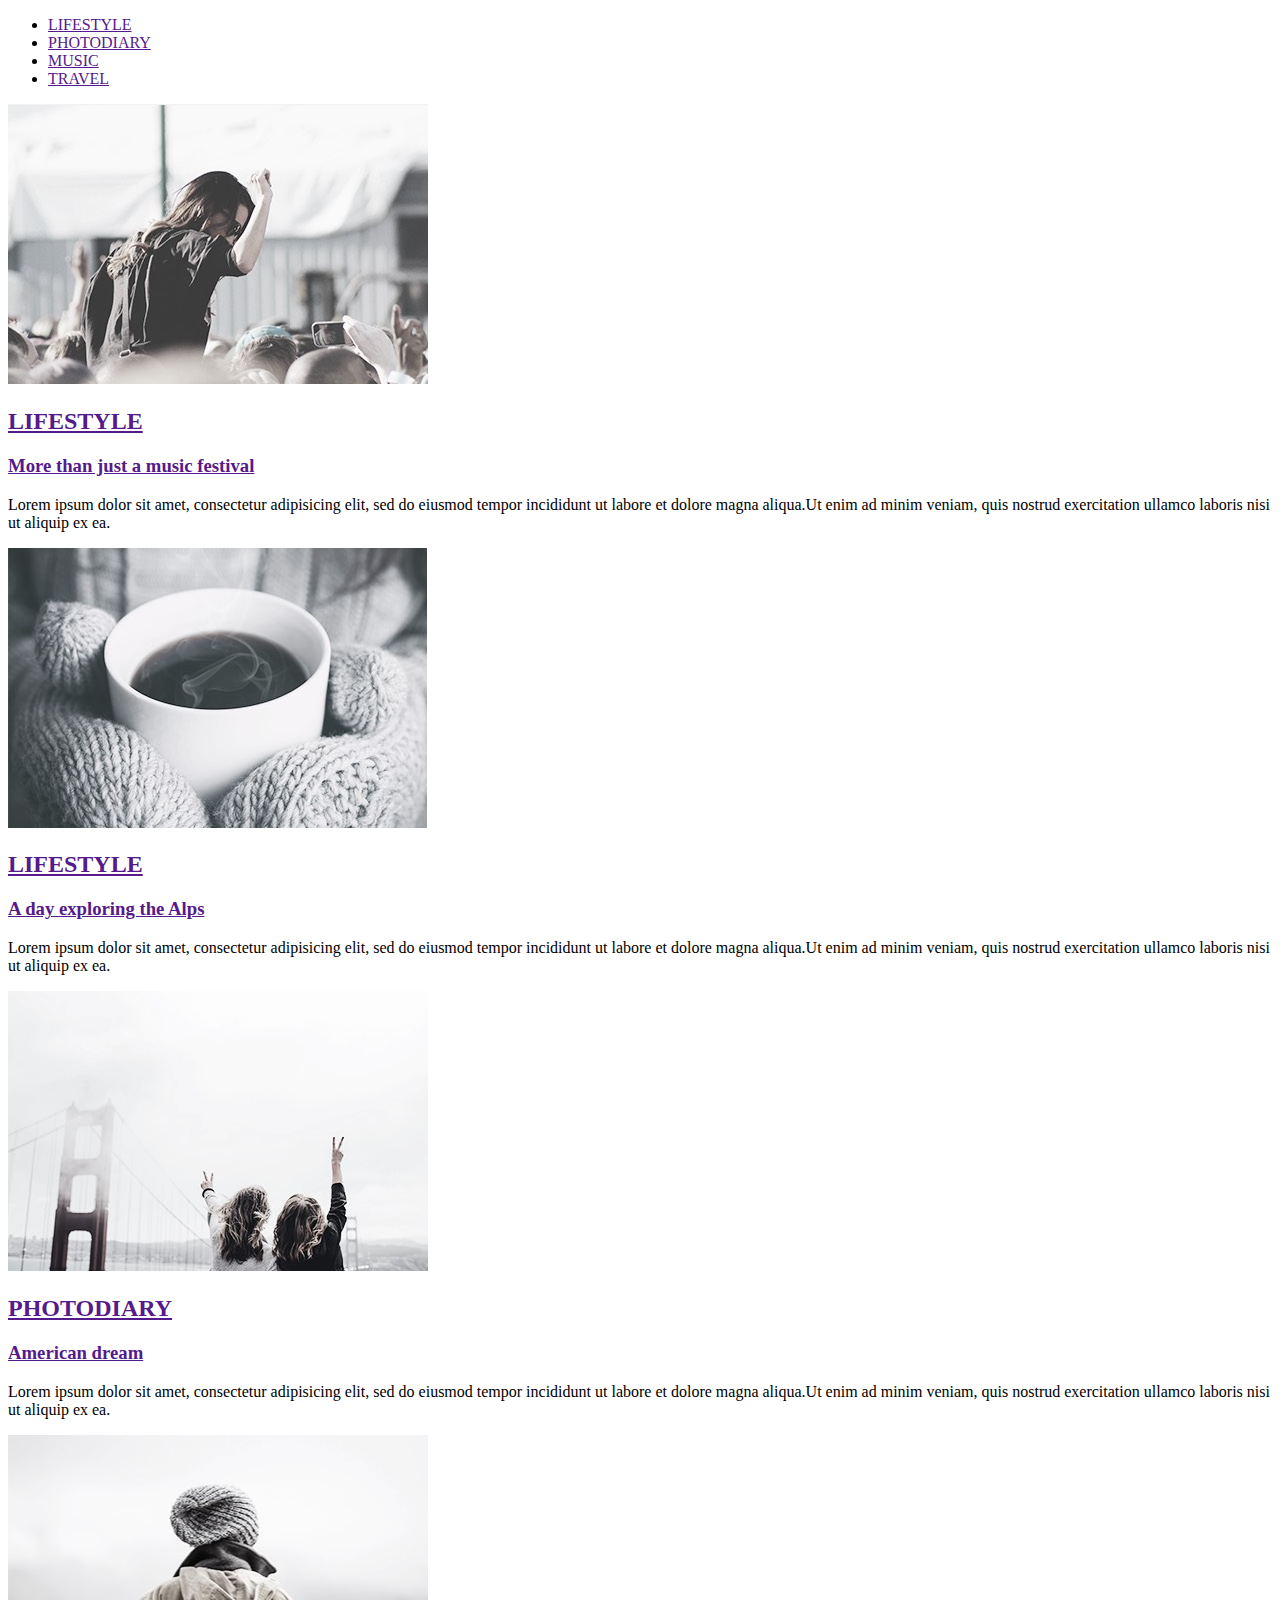
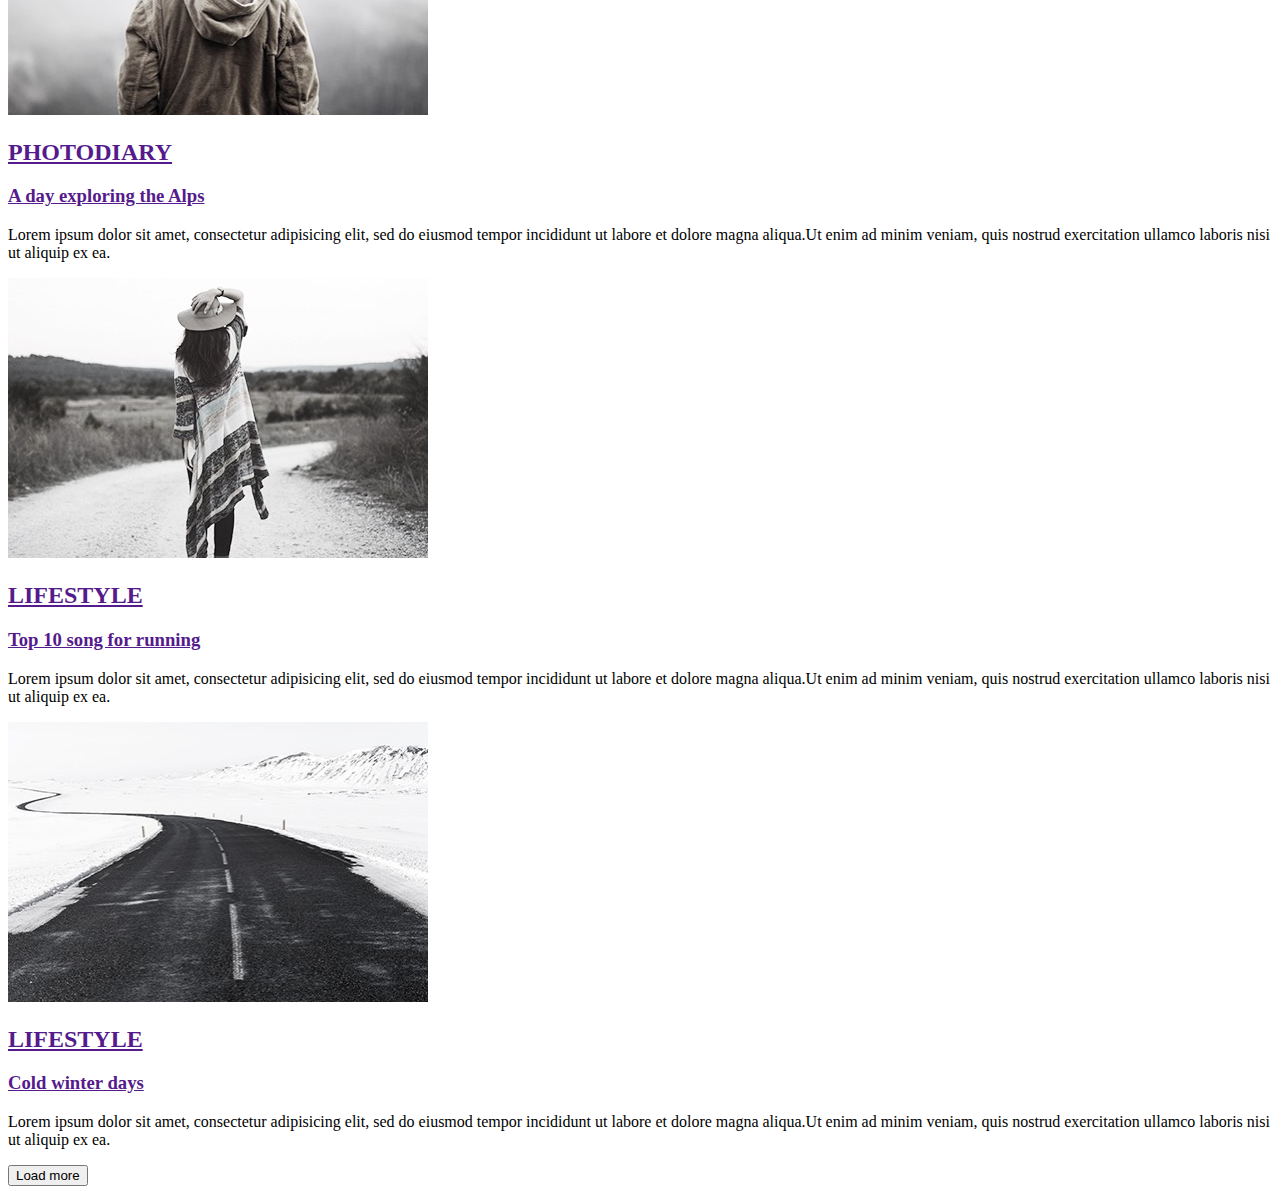
<file: html-css/module-01-02/index.html>
<!DOCTYPE html>
<html lang="en">

<head>
    <meta charset="UTF-8">
    <meta name="viewport" content="width=device-width, initial-scale=1.0">
    <meta http-equiv="X-UA-Compatible" content="ie=edge">
    <title>Document</title>
</head>

<body>
    <header>
        <nav>
        <ul>
            <li><a href="">LIFESTYLE</a></li>
            <li><a href="">PHOTODIARY</a></li>
            <li><a href="">MUSIC</a></li>
            <li><a href="">TRAVEL</a></li>
        </ul>
        </nav>
    </header>
    <main>
        <article>
            <a href="">
                <img src="img/img1.jpg" width="420" height="280" alt="More than just a music festival">
            </a>
            <h2>
                <a href="">LIFESTYLE</a>
            </h2>
            <h3>
                <a href="">More than just a music festival</a>
            </h3>
            <p>Lorem ipsum dolor sit amet, consectetur adipisicing elit, sed do eiusmod tempor incididunt ut labore et dolore
                magna aliqua.Ut enim ad minim veniam, quis nostrud exercitation ullamco laboris nisi ut aliquip ex ea.</p>
        </article>
        <article>
            <a href="">
                <img src="img/img2.jpg" width="420" height="280" alt="A day exploring the Alps">
            </a>
            <h2>
                <a href="">LIFESTYLE</a>
            </h2>
            <h3>
                <a href="">A day exploring the Alps</a>
            </h3>
            <p>Lorem ipsum dolor sit amet, consectetur adipisicing elit, sed do eiusmod tempor incididunt ut labore et dolore
                magna aliqua.Ut enim ad minim veniam, quis nostrud exercitation ullamco laboris nisi ut aliquip ex ea.</p>
        </article>
        <article>
            <a href="">
                <img src="img/img3.jpg" width="420" height="280" alt="American dream">
            </a>
            <h2>
                <a href="">PHOTODIARY</a>
            </h2>
            <h3>
                <a href="">American dream</a>
            </h3>
            <p>Lorem ipsum dolor sit amet, consectetur adipisicing elit, sed do eiusmod tempor incididunt ut labore et dolore
                magna aliqua.Ut enim ad minim veniam, quis nostrud exercitation ullamco laboris nisi ut aliquip ex ea.</p>
        </article>
        <article>
            <a href="">
                <img src="img/img4.jpg" width="420" height="280" alt="A day exploring the Alps">
            </a>
            <h2>
                <a href="">PHOTODIARY</a>
            </h2>
            <h3>
                <a href="">A day exploring the Alps</a>
            </h3>
            <p>Lorem ipsum dolor sit amet, consectetur adipisicing elit, sed do eiusmod tempor incididunt ut labore et dolore
                magna aliqua.Ut enim ad minim veniam, quis nostrud exercitation ullamco laboris nisi ut aliquip ex ea.</p>
        </article>
        <article>
            <a href="">
                <img src="img/img5.jpg" width="420" height="280" alt="Top 10 song for running">
            </a>
            <h2>
                <a href="">LIFESTYLE</a>
            </h2>
            <h3>
                <a href="">Top 10 song for running</a>
            </h3>
            <p>Lorem ipsum dolor sit amet, consectetur adipisicing elit, sed do eiusmod tempor incididunt ut labore et dolore
                magna aliqua.Ut enim ad minim veniam, quis nostrud exercitation ullamco laboris nisi ut aliquip ex ea.</p>
        </article>
        <article>
            <a href="">
                <img src="img/img6.jpg" width="420" height="280" alt="Cold winter days">
            </a>
            <h2>
                <a href="">LIFESTYLE</a>
            </h2>
            <h3>
                <a href="">Cold winter days</a>
            </h3>
            <p>Lorem ipsum dolor sit amet, consectetur adipisicing elit, sed do eiusmod tempor incididunt ut labore et dolore
                magna aliqua.Ut enim ad minim veniam, quis nostrud exercitation ullamco laboris nisi ut aliquip ex ea.</p>
        </article>
        <button>Load more</button>
    </main>
</body>
</html>
</file>
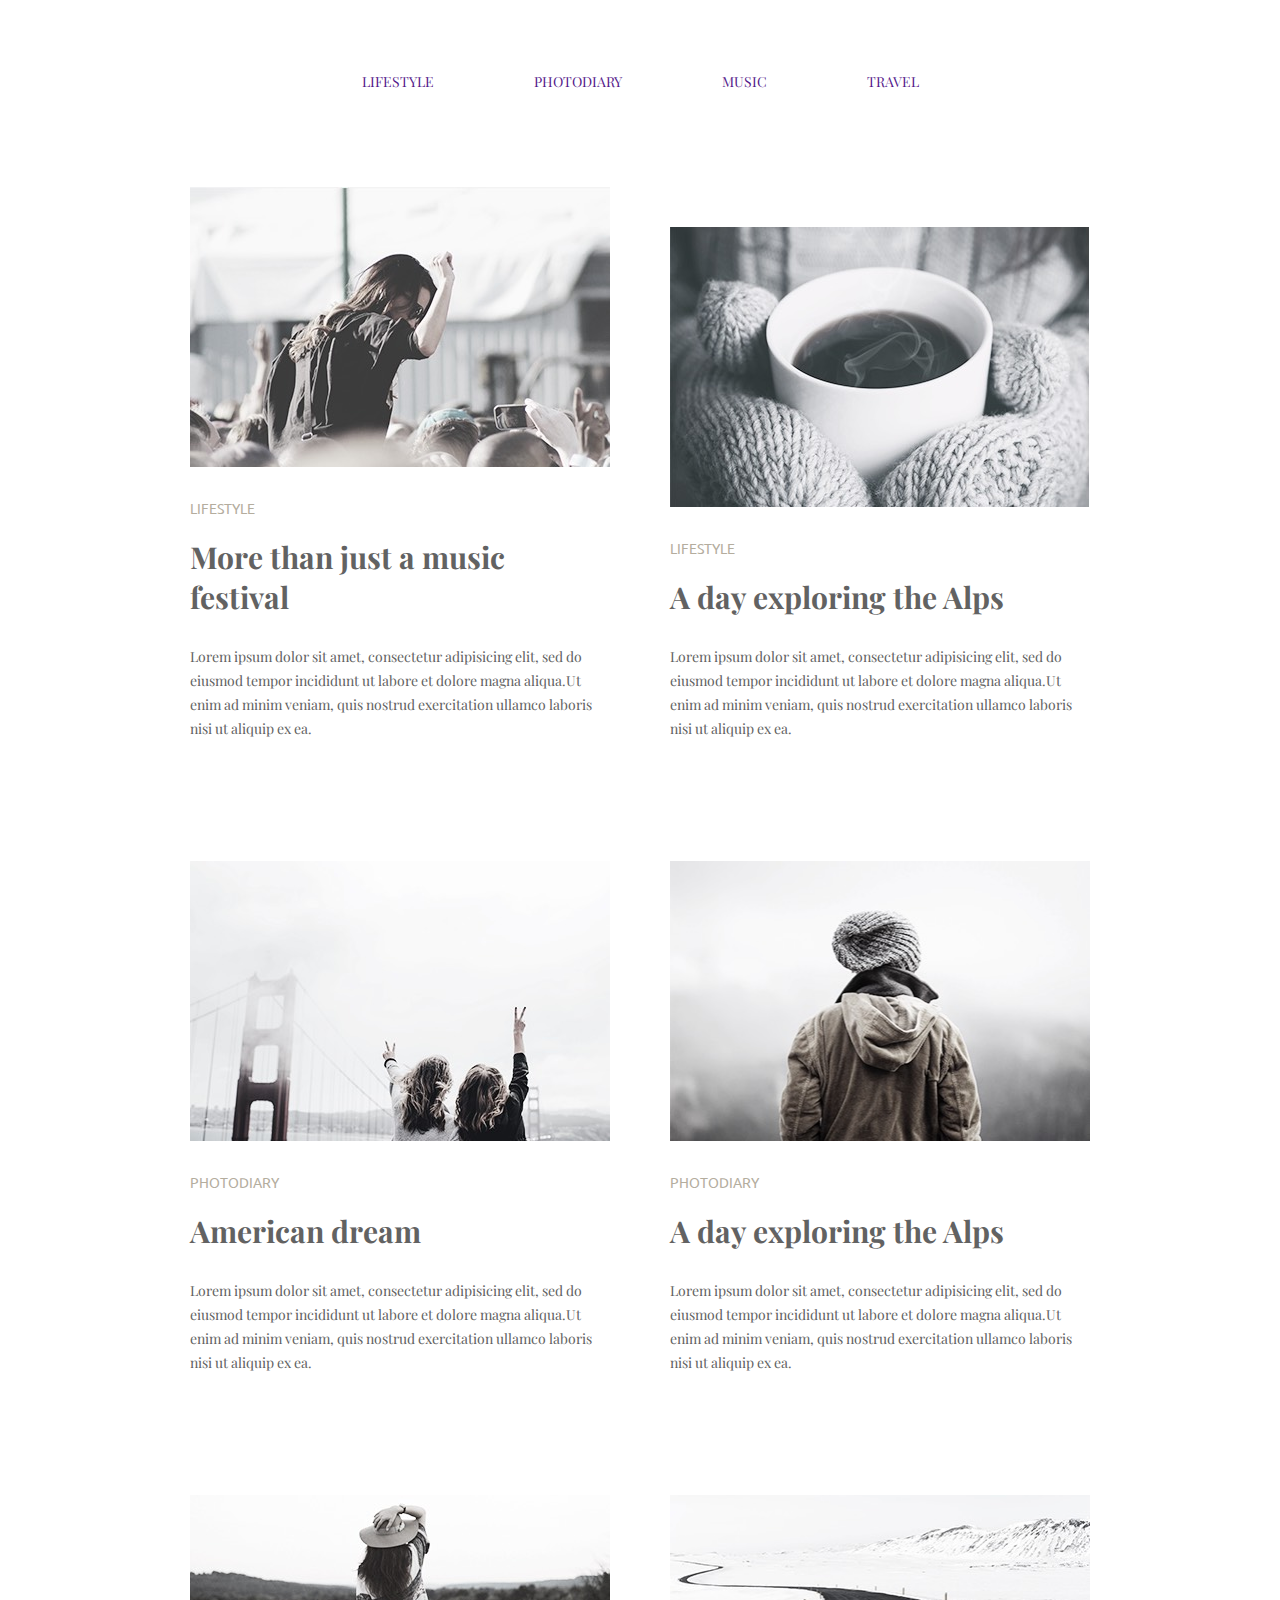
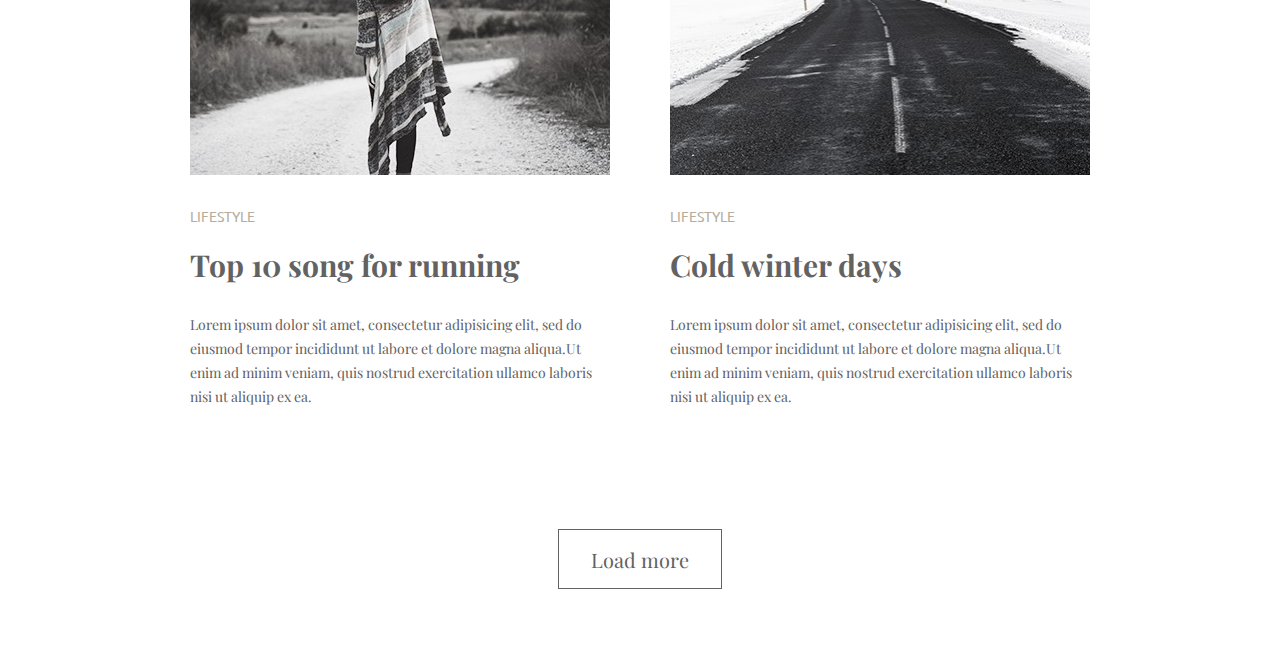
<file: html-css/module-03/index.html>
<!DOCTYPE html>
<html lang="en">

<head>
    <link href="https://fonts.googleapis.com/css?family=Ubuntu" rel="stylesheet">
    <link href="https://fonts.googleapis.com/css?family=Playfair+Display" rel="stylesheet">
    <link rel="stylesheet" href="css/style.css">
    <meta charset="UTF-8">
    <meta name="viewport" content="width=device-width, initial-scale=1.0">
    <meta http-equiv="X-UA-Compatible" content="ie=edge">
    <title>Homework-module-03</title>
</head>

<body class="wrapper">
    <header>
        <nav>
            <ul class="menu">
                <li class="menu-item">
                    <a href="">LIFESTYLE</a>
                
                <li class="menu-item">
                    <a href="">PHOTODIARY</a>
                
                <li class="menu-item">
                    <a href="">MUSIC</a>
                
                <li class="menu-item">
                    <a href="">TRAVEL</a>
            
            </ul>
        </nav>
    </header>
    <main class="container">
        <article class="article">
           <a href=""><img src="img/img1.jpg" width="420" height="280" alt="More than just a music festival"></a>
                <p class="category">
                    <span >LIFESTYLE</span>
                </p>
                <h2 class="h2">
                    More than just a music festival
                </h2>
                <p class="text">Lorem ipsum dolor sit amet, consectetur adipisicing elit, sed do eiusmod tempor incididunt ut labore et dolore
                    magna aliqua.Ut enim ad minim veniam, quis nostrud exercitation ullamco laboris nisi ut aliquip ex ea.</p>
        </article>
        <article class="article">
            <a href="">
                <img src="img/img2.jpg" width="420" height="280" alt="A day exploring the Alps">
            </a>
            <p class="category">
                <span>LIFESTYLE</span>
            </p>
            <h2 class="h2">
                A day exploring the Alps
            </h2>
            <p class="text">Lorem ipsum dolor sit amet, consectetur adipisicing elit, sed do eiusmod tempor incididunt ut labore et dolore
                magna aliqua.Ut enim ad minim veniam, quis nostrud exercitation ullamco laboris nisi ut aliquip ex ea.</p>
        </article>
        <article class="article">
            <a href="">
                <img src="img/img3.jpg" width="420" height="280" alt="American dream">
            </a>
            <p class="category">
                <span>PHOTODIARY</span>
            </p>
            <h2 class="h2">
                American dream
            </h2>
            <p class="text">Lorem ipsum dolor sit amet, consectetur adipisicing elit, sed do eiusmod tempor incididunt ut labore et dolore
                magna aliqua.Ut enim ad minim veniam, quis nostrud exercitation ullamco laboris nisi ut aliquip ex ea.</p>
        </article>
        <article class="article">
            <a href="">
                <img src="img/img4.jpg" width="420" height="280" alt="A day exploring the Alps">
            </a>
            <p class="category">
                <span>PHOTODIARY</span>
            </p>
            <h2 class="h2">
                A day exploring the Alps
            </h2>
            <p class="text">Lorem ipsum dolor sit amet, consectetur adipisicing elit, sed do eiusmod tempor incididunt ut labore et dolore
                magna aliqua.Ut enim ad minim veniam, quis nostrud exercitation ullamco laboris nisi ut aliquip ex ea.</p>
        </article>
        <article class="article">
            <a href="">
                <img src="img/img5.jpg" width="420" height="280" alt="Top 10 song for running">
            </a>
            <p class="category">
                <span>LIFESTYLE</span>
            </p>
            <h2 class="h2">
                Top 10 song for running
            </h2>
            <p class="text">Lorem ipsum dolor sit amet, consectetur adipisicing elit, sed do eiusmod tempor incididunt ut labore et dolore
                magna aliqua.Ut enim ad minim veniam, quis nostrud exercitation ullamco laboris nisi ut aliquip ex ea.</p>
        </article>
        <article class="article">
            <a href="">
                <img src="img/img6.jpg" width="420" height="280" alt="Cold winter days">
            </a>
            <p class="category">
                <span>LIFESTYLE</span>
            </p>
            <h2 class="h2">Cold winter days
            </h2>
            <p class="text">Lorem ipsum dolor sit amet, consectetur adipisicing elit, sed do eiusmod tempor incididunt ut labore et dolore
                magna aliqua.Ut enim ad minim veniam, quis nostrud exercitation ullamco laboris nisi ut aliquip ex ea.</p>
        </article>
        <button class="button"> <span class="btn-text">Load more</span></button>
    </main>
</body>

</html>
</file>
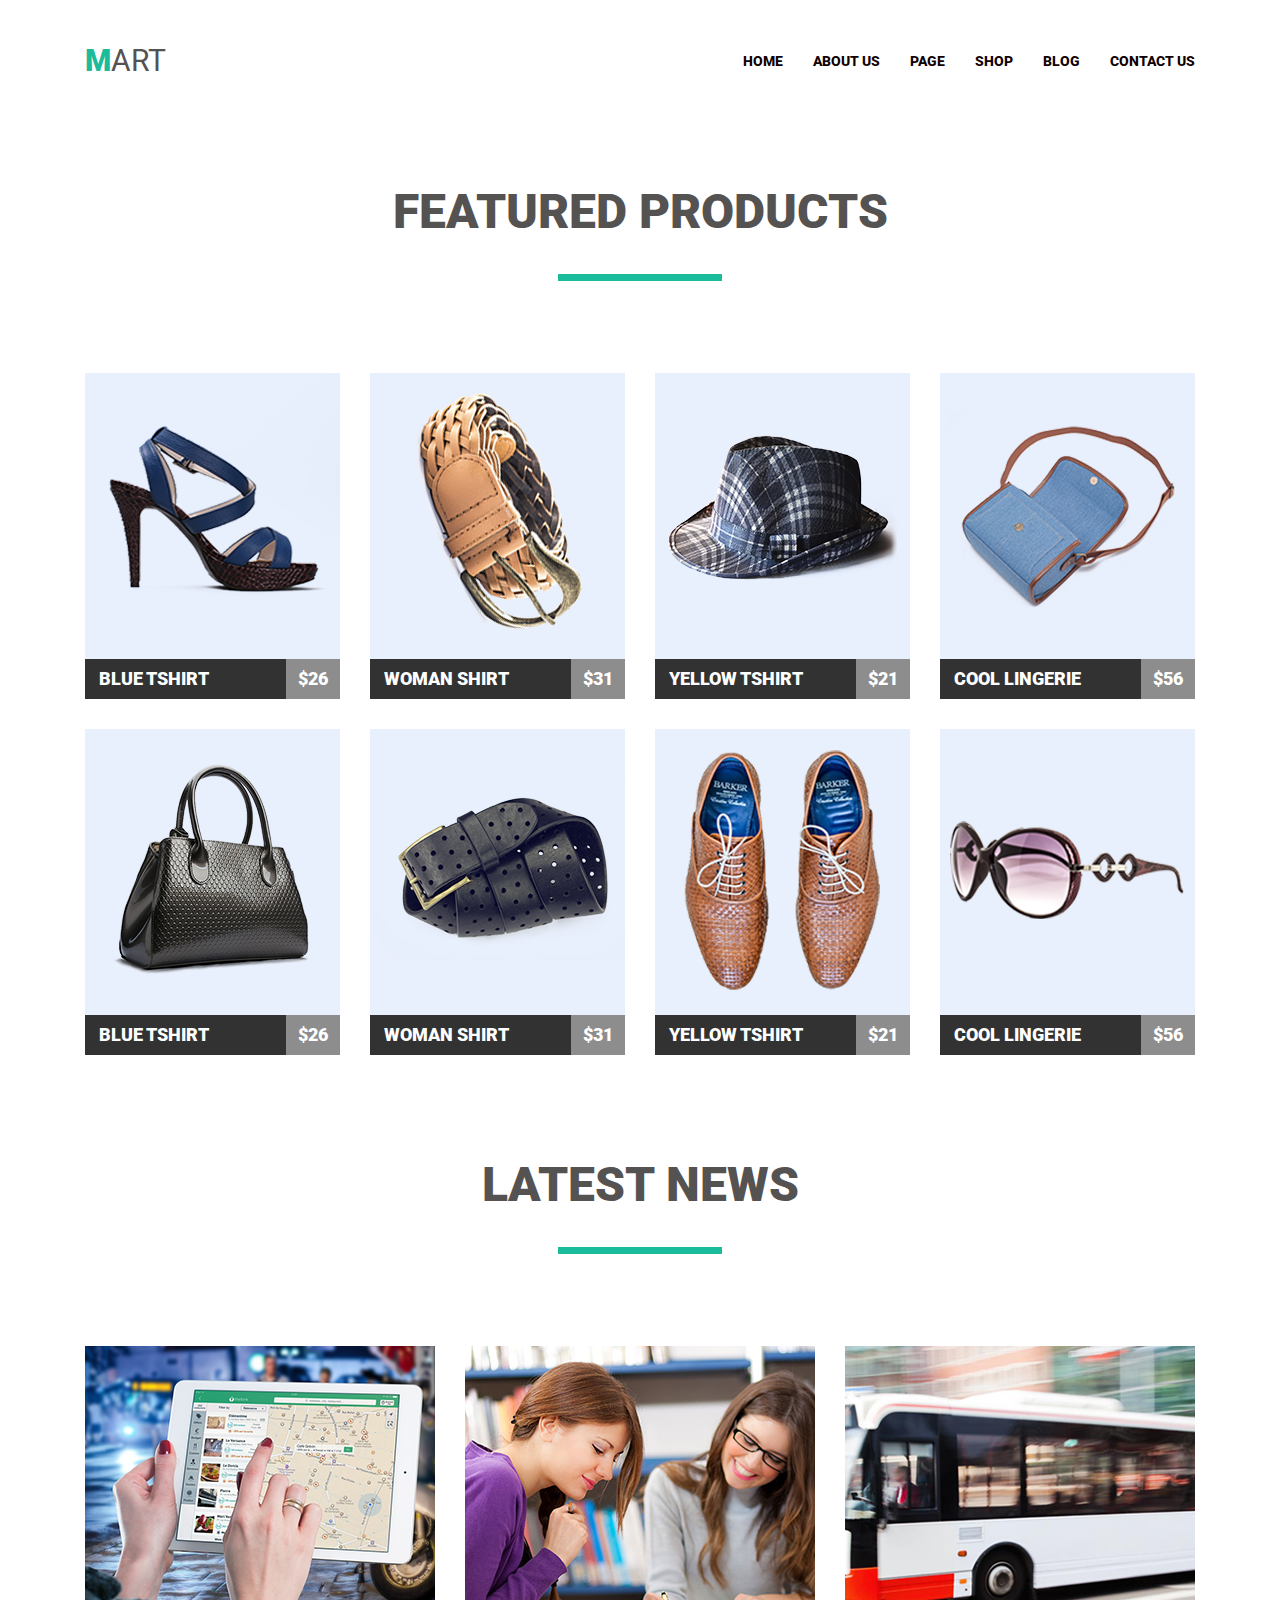
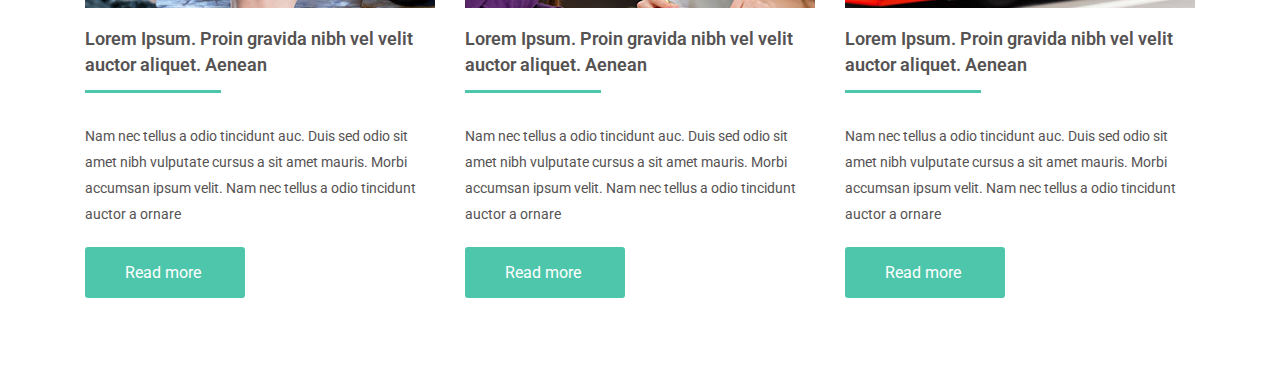
<file: html-css/module-04/index.html>
<!DOCTYPE html>
<html lang="en">

<head>
    <link href="https://fonts.googleapis.com/css?family=Roboto:300,400,500,700,900" rel="stylesheet">
    <link rel="stylesheet" href="css/style.css">
    <meta charset="UTF-8">
    <meta name="viewport" content="width=device-width, initial-scale=1.0">
    <meta http-equiv="X-UA-Compatible" content="ie=edge">
    <title>Homework-module-04</title>
</head>

<body>
    <div class="wrapper">
        <div class="container">
            <header class="page-header clearfix">
                <a href="#" class="logo">mart</a>
                <ul class="menu clearfix">
                    <li class="menu-item">
                        <a href="#" class="menu-link">home</a>

                        <li class="menu-item">
                            <a href="#" class="menu-link">about us</a>

                            <li class="menu-item">
                                <a href="#" class="menu-link">page</a>

                                <li class="menu-item">
                                    <a href="#" class="menu-link">shop</a>

                                    <li class="menu-item">
                                        <a href="#" class="menu-link">blog</a>

                                        <li class="menu-item">
                                            <a href="#" class="menu-link">contact us</a>
                </ul>
            </header>
            <main class="container">
                <section class="products clearfix">
                    <h2 class="section-title">Featured products</h2>
                    <div class="section-body clearfix">
                        <div class="product-item">
                            <img class="product-img" src="img/product1.png" width="255" height="282" alt="Product">
                            <div class="product-info">
                                <p class="product-name">blue tshirt</p>
                                <p class="price">$26</p>
                            </div>
                        </div>
                            <div class="product-item">
                                <img class="product-img" src="img/product2.png" width="255" height="282" alt="Product">
                                <div class="product-info">
                                    <p class="product-name">woman shirt</p>
                                    <p class="price">$31</p>
                                </div>
                            </div>
                            <div class="product-item">
                                <img class="product-img" src="img/product3.png" width="255" height="282" alt="Product">
                                <div class="product-info">
                                    <p class="product-name">yellow tshirt</p>
                                    <p class="price">$21</p>
                                </div>
                            </div>
                            <div class="product-item">
                                <img class="product-img" src="img/product4.png" width="255" height="282" alt="Product">
                                <div class="product-info">
                                    <p class="product-name">Cool lingerie</p>
                                    <p class="price">$56</p>
                                </div>
                            </div>
                            <div class="product-item">
                                <img class="product-img" src="img/product5.png" width="255" height="282" alt="Product">
                                <div class="product-info">
                                    <p class="product-name">blue tshirt</p>
                                    <p class="price">$26</p>
                                </div>
                            </div>

                            <div class="product-item">
                                <img class="product-img" src="img/product6.png" width="255" height="282" alt="Product">
                                <div class="product-info">
                                    <p class="product-name">woman shirt</p>
                                    <p class="price">$31</p>
                                </div>
                            </div>

                            <div class="product-item">
                                <img class="product-img" src="img/product7.png" width="255" height="282" alt="Product">
                                <div class="product-info">
                                    <p class="product-name">Yellow Tshirt</p>
                                    <p class="price">$21</p>
                                </div>
                            </div>
                            <div class="product-item">
                                <img class="product-img" src="img/product8.png" width="255" height="282" alt="Product">
                                <div class="product-info">
                                    <p class="product-name">Cool lingerie</p>
                                    <p class="price">$56</p>
                                </div>
                            </div>
                    </div>

                </section>
                <section>
                    <h2 class="section-title">latest news</h2>
                    <div class="section-body clearfix">
                        <article class="article">
                            <img src="img/article1.png" alt="picture" class="picture">
                            <h3 class="sub-title">Lorem Ipsum. Proin gravida nibh vel velit auctor aliquet. Aenean </h3>
                            <p class="text">Nam nec tellus a odio tincidunt auc. Duis sed odio sit amet nibh vulputate cursus a sit amet
                                mauris. Morbi accumsan ipsum velit. Nam nec tellus a odio tincidunt auctor a ornare </p>
                            <a href="#" class="btn">Read more</a>
                        </article>
                        <article class="article">
                            <img src="img/article2.png" alt="picture" class="picture">
                            <h3 class="sub-title">Lorem Ipsum. Proin gravida nibh vel velit auctor aliquet. Aenean </h3>
                            <p class="text">Nam nec tellus a odio tincidunt auc. Duis sed odio sit amet nibh vulputate cursus a sit amet
                                mauris. Morbi accumsan ipsum velit. Nam nec tellus a odio tincidunt auctor a ornare </p>
                            <a href="#" class="btn">Read more</a>
                        </article>
                        <article class="article">
                            <img src="img/article3.png" alt="picture" class="picture">
                            <h3 class="sub-title">Lorem Ipsum. Proin gravida nibh vel velit auctor aliquet. Aenean </h3>
                            <p class="text">Nam nec tellus a odio tincidunt auc. Duis sed odio sit amet nibh vulputate cursus a sit amet
                                mauris. Morbi accumsan ipsum velit. Nam nec tellus a odio tincidunt auctor a ornare </p>
                            <a href="#" class="btn">Read more</a>
                        </article>
                    </div>
                </section>

            </main>
        </div>
    </div>
</body>

</html>
</file>
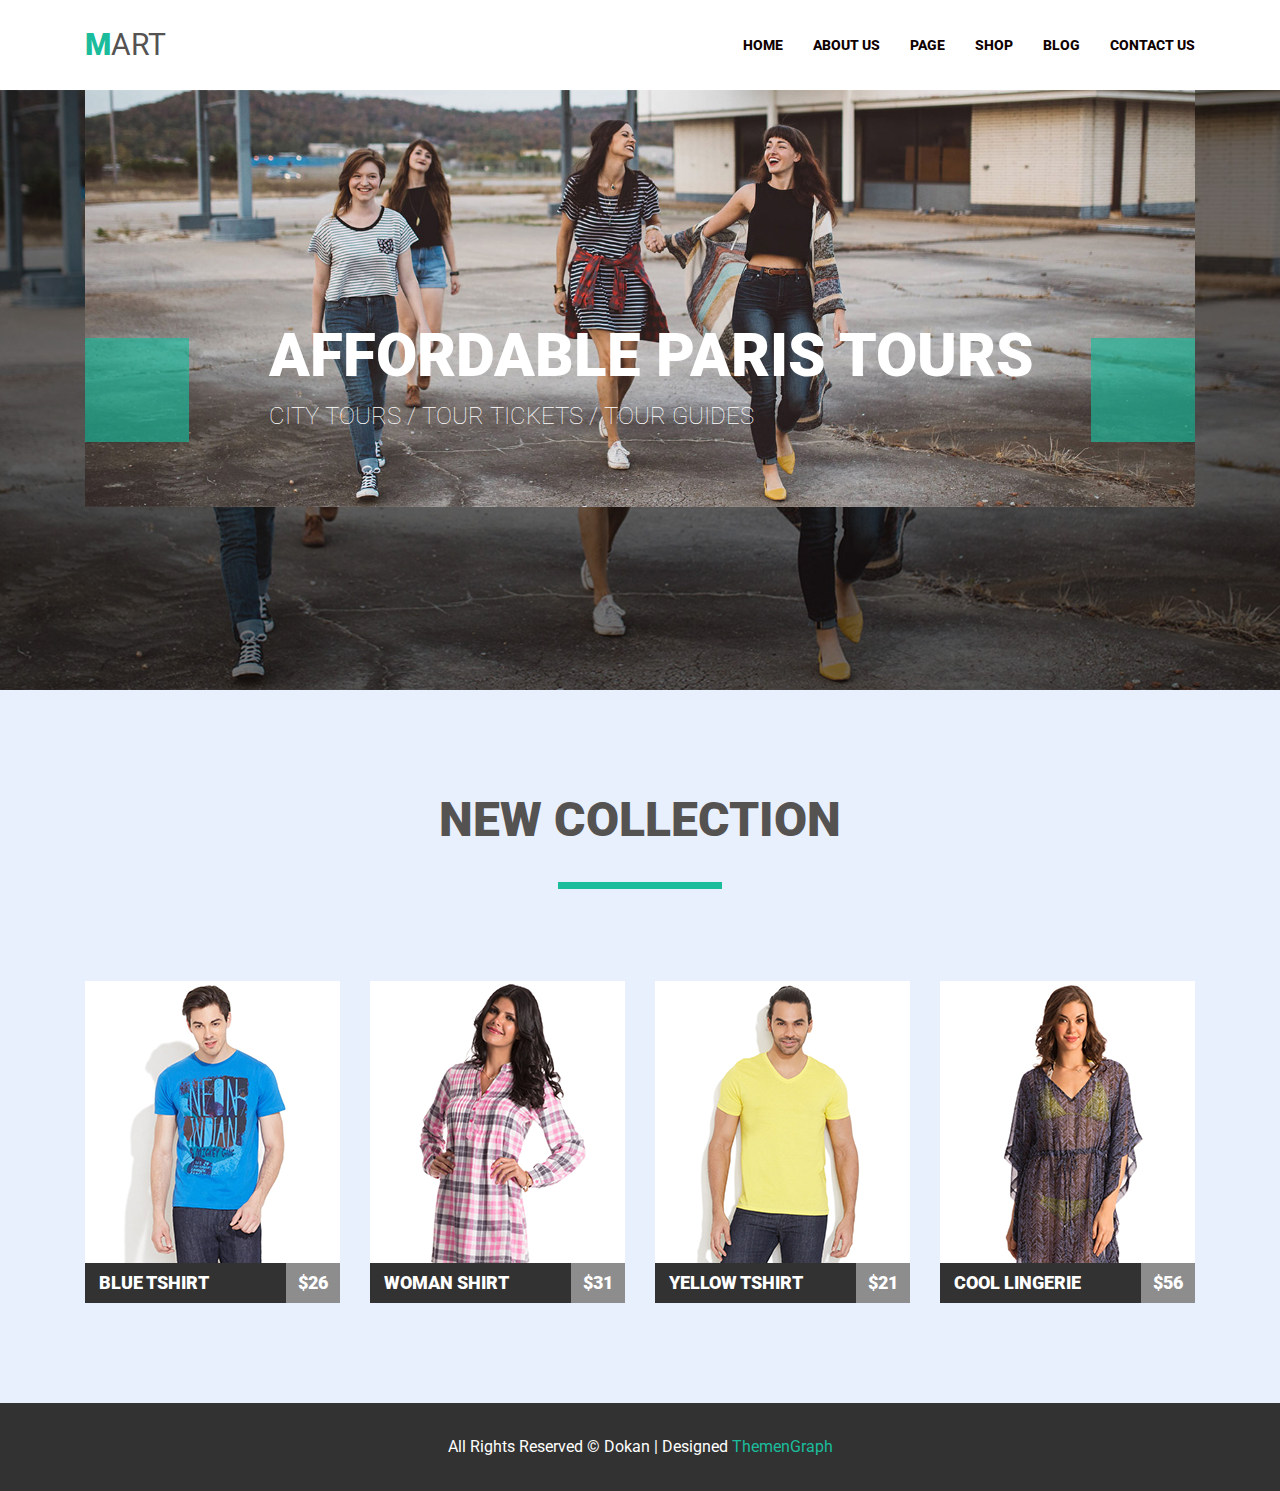
<file: html-css/module-05/index.html>
<!DOCTYPE html>
<html lang="en">

<head>
    <link rel="stylesheet" href="https://use.fontawesome.com/releases/v5.0.13/css/all.css" integrity="sha384-DNOHZ68U8hZfKXOrtjWvjxusGo9WQnrNx2sqG0tfsghAvtVlRW3tvkXWZh58N9jp"
        crossorigin="anonymous">
    <link href="https://fonts.googleapis.com/css?family=Roboto:300,400,500,700,900" rel="stylesheet">
    <link rel="stylesheet" href="css/style.css">
    <meta charset="UTF-8">
    <meta name="viewport" content="width=device-width, initial-scale=1.0">
    <meta http-equiv="X-UA-Compatible" content="ie=edge">
    <title>Homework-module-05</title>
</head>

<body>
    <div class="wrapper">
        <section class="header-bg">
            <header class="page-header clearfix">
                <a href="#" class="logo">mart</a>
                <ul class="menu clearfix">
                    <li class="menu-item">
                        <a href="#" class="menu-link">home</a>

                        <li class="menu-item">
                            <a href="#" class="menu-link">about us</a>

                            <li class="menu-item">
                                <a href="#" class="menu-link">page</a>

                                <li class="menu-item">
                                    <a href="#" class="menu-link">shop</a>

                                    <li class="menu-item">
                                        <a href="#" class="menu-link">blog</a>

                                        <li class="menu-item">
                                            <a href="#" class="menu-link">contact us</a>
                </ul>
            </header>
        </section>
        <main>
            <div class="slider-bg">
                <section class="slider">
                <button class="slider-nav nav-prev"><i class="fas fa-angle-left"></i></button>
                <button class="slider-nav nav-next"><i class="fas fa-angle-right"></i></button>
                <ul class="slides">
                    <li class="slides-item">
<<<<<<< HEAD
                        <div class="overlay"><img class="slide-img" src="img/background.jpg" alt="image"></div>
=======
>>>>>>> bd5bb162ff35c89e69ede8ceddfa9bfbfe3ce6aa
                        <p class="slider-descr">
                        <span class="slider-title">AFFORDABLE PARIS TOURS</span>
                        <span class="slider-text">CITY TOURS / TOUR TICKETS / TOUR GUIDES</span>
                        </p>
                    </li>
                </ul>
                </section>
            </div>
           
            <section class="products clearfix">
                <h2 class="section-title">new collection</h2>
                <div class="section-body clearfix">
                    <div class="product-item">
                        <img class="product-img" src="img/product-1.png" width="255" height="282" alt="Product">
                        <div class="product-info">
                            <p class="product-name">blue tshirt</p>
                            <p class="price">$26</p>
                        </div>
                        <div class="actions">
                            <div class="icon-container">
                            <button class="icon"><i class="far fa-heart"></i></button>
                            <button class="icon"><i class="fas fa-random"></i></button>
                            <button class="icon"><i class="far fa-clock"></i></button>
                            <button class="cart-button">
                                <span class="cart-button-icon"><i class="fas fa-shopping-cart"></i></span> 
                                <p class="btn-text">Add to cart</p>
                            </button>
                            </div>
                        </div>
                    </div>
                    <div class="product-item">
                        <img class="product-img" src="img/product-2.png" width="255" height="282" alt="Product">
                        <div class="product-info">
                            <p class="product-name">woman shirt</p>
                            <p class="price">$31</p>
                        </div>
                        <div class="actions">
                            <div class="icon-container">
                            <button class="icon"><i class="far fa-heart"></i></button>
                            <button class="icon"><i class="fas fa-random"></i></button>
                            <button class="icon"><i class="far fa-clock"></i></button>
                            <button class="cart-button">
                                <span class="cart-button-icon"><i class="fas fa-shopping-cart"></i></span> 
                                <p class="btn-text">Add to cart</p>
                            </button>
                            </div>
                        </div>
                    </div>
                    <div class="product-item">
                        <img class="product-img" src="img/product-3.png" width="255" height="282" alt="Product">
                        <div class="product-info">
                            <p class="product-name">yellow tshirt</p>
                            <p class="price">$21</p>
                        </div>
                        <div class="actions">
                            <div class="icon-container">
                            <button class="icon"><i class="far fa-heart"></i></button>
                            <button class="icon"><i class="fas fa-random"></i></button>
                            <button class="icon"><i class="far fa-clock"></i></button>
                            <button class="cart-button">
                                <span class="cart-button-icon"><i class="fas fa-shopping-cart"></i></span> 
                                <p class="btn-text">Add to cart</p>
                            </button>
                            </div>
                        </div>
                    </div>
                    <div class="product-item">
                        <img class="product-img" src="img/product-4.png" width="255" height="282" alt="Product">
                        <div class="product-info">
                            <p class="product-name">Cool lingerie</p>
                            <p class="price">$56</p>
                        </div>
                        <div class="actions">
                            <div class="icon-container">
                            <button class="icon"><i class="far fa-heart"></i></button>
                            <button class="icon"><i class="fas fa-random"></i></button>
                            <button class="icon"><i class="far fa-clock"></i></button>
                            <button class="cart-button">
                                <span class="cart-button-icon"><i class="fas fa-shopping-cart"></i></span> 
                                <p class="btn-text">Add to cart</p>
                            </button>
                            </div>
                        </div>
                    </div>
                </div>
            </section>
            <section class="footer">
                <p class="text-footer">All Rights Reserved © Dokan | Designed
                    <a href="#" class="secondary-link">ThemenGraph</a>
                </p>

            </section>


        </main>
    </div>
</body>

</html>
</file>
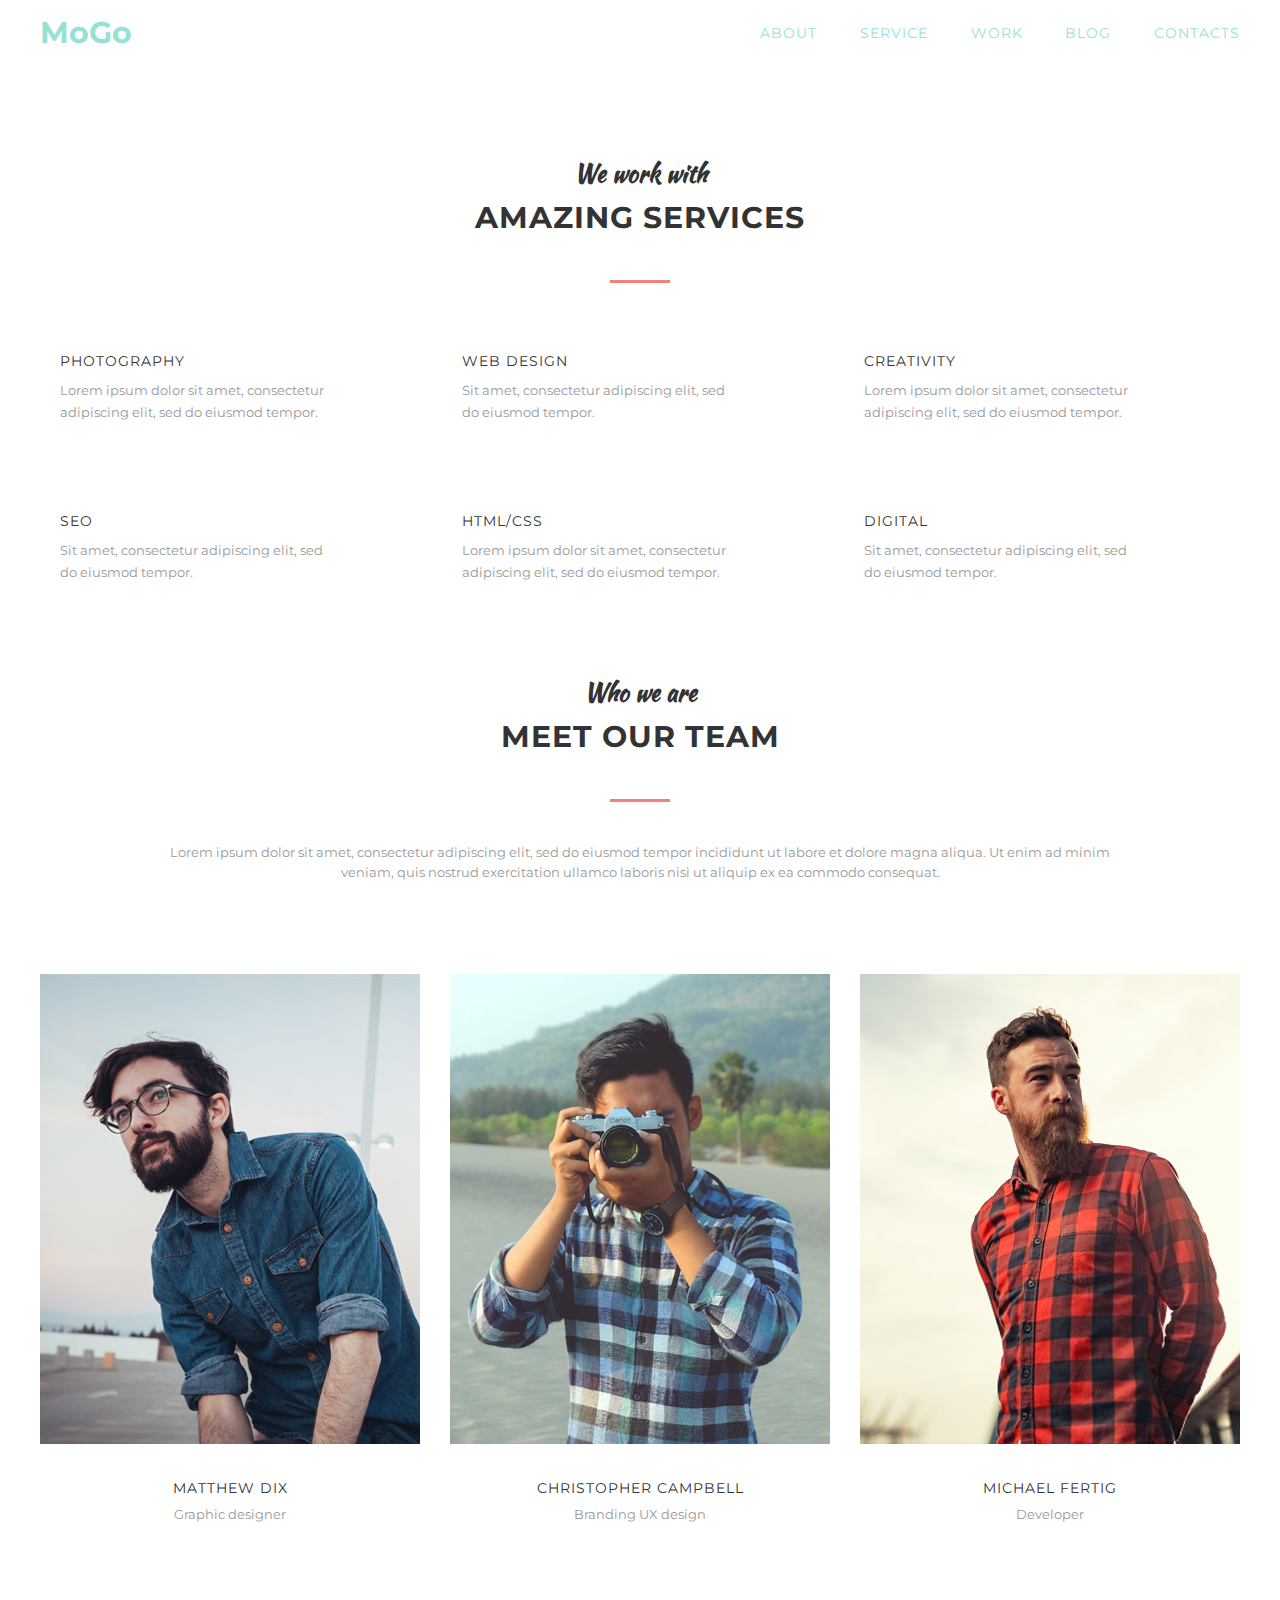
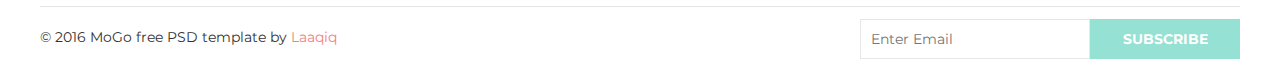
<file: html-css/module-06/index.html>
<!DOCTYPE html>
<html lang="en">

<head>
    <link rel="stylesheet" href="https://use.fontawesome.com/releases/v5.0.13/css/all.css" integrity="sha384-DNOHZ68U8hZfKXOrtjWvjxusGo9WQnrNx2sqG0tfsghAvtVlRW3tvkXWZh58N9jp"
        crossorigin="anonymous">
    <link href="https://fonts.googleapis.com/css?family=Kaushan+Script|Montserrat:300,300i,400,400i,500,500i,600,600i,700,700i,800,800i,900,900i"
        rel="stylesheet">
    <link rel="stylesheet" href="css/style.css">
    <meta charset="UTF-8">
    <meta name="viewport" content="width=device-width, initial-scale=1.0">
    <meta http-equiv="X-UA-Compatible" content="ie=edge">
    <title>Homework-module-06</title>
</head>

<body>
    <div class="container">
        <header class="page-header">
            <nav class="site-nav">
                <a href="#" class="logo">MoGo</a>
                <ul class="menu">
                    <li>
                        <a href="#" class="menu-link">about</a>
                    </li>
                    <li>
                        <a href="#" class="menu-link">service</a>
                    </li>
                    <li>
                        <a href="#" class="menu-link">work</a>
                    </li>
                    <li>
                        <a href="#" class="menu-link">blog</a>
                    </li>
                    <li>
                        <a href="#" class="menu-link">contacts</a>
                    </li>
                </ul>
            </nav>
        </header>
        <main>
            <section class="services">
                <h2 class="section-title">We work with</h2>
                <h2 class="section-subtitle">Amazing Services</h2>
                <ul class="service-list">
                    <li class="service-card">
                        <span class="card-icon">
                            <i class="fas fa-camera"></i>
                        </span>
                        <div class="card-info">
                            <h3 class="card-title">Photography</h3>
                            <p class="card-descr">Lorem ipsum dolor sit amet, consectetur adipiscing elit, sed do eiusmod tempor.</p>
                        </div>
                    </li>

                    <li class="service-card">
                        <span class="card-icon">
                            <i class="fas fa-object-group"></i>
                        </span>
                        <div class="card-info">
                            <h3 class="card-title">Web design</h3>
                            <p class="card-descr">Sit amet, consectetur adipiscing elit, sed do eiusmod tempor.</p>
                        </div>
                    </li>

                    <li class="service-card">
                        <span class="card-icon">
                            <i class="fas fa-chess"></i>
                        </span>
                        <div class="card-info">
                            <h3 class="card-title">creativity</h3>
                            <p class="card-descr">Lorem ipsum dolor sit amet, consectetur adipiscing elit, sed do eiusmod tempor.</p>
                        </div>
                    </li>

                    <li class="service-card">
                        <span class="card-icon">
                            <i class="fas fa-book-open"></i>
                        </span>
                        <div class="card-info">
                            <h3 class="card-title">Seo</h3>
                            <p class="card-descr">Sit amet, consectetur adipiscing elit, sed do eiusmod tempor.</p>
                        </div>
                    </li>

                    <li class="service-card">
                        <span class="card-icon">
                            <i class="fas fa-code"></i>
                        </span>
                        <div class="card-info">
                            <h3 class="card-title">html/css</h3>
                            <p class="card-descr">Lorem ipsum dolor sit amet, consectetur adipiscing elit, sed do eiusmod tempor.</p>
                        </div>
                    </li>

                    <li class="service-card">
                        <span class="card-icon">
                            <i class="fab fa-digital-ocean"></i>
                        </span>
                        <div class="card-info">
                            <h3 class="card-title">Digital</h3>
                            <p class="card-descr">Sit amet, consectetur adipiscing elit, sed do eiusmod tempor.</p>
                        </div>
                    </li>
                </ul>
            </section>
            <section class="team">
                <h2 class="section-title">Who we are</h2>
                <h2 class="section-subtitle">meet our team</h2>
                <p class="team-descr">Lorem ipsum dolor sit amet, consectetur adipiscing elit, sed do eiusmod tempor incididunt ut labore et dolore
                    magna aliqua. Ut enim ad minim veniam, quis nostrud exercitation ullamco laboris nisi ut aliquip ex ea
                    commodo consequat. </p>
                <ul class="team-list">
                    <li class="team-card">
                        <img class="team-img" src="img/photo-1.jpg" alt="photo">
                        <h3 class="team-item-title">Matthew Dix</h3>
                        <p class="team-item-descr">Graphic designer</p>
                        <div class="card-hover">
                            <div class="icon-container">
                                <button class="social-icon">
                                    <i class="fab fa-facebook-f"></i>
                                </button>
                                <button class="social-icon">
                                    <i class="fab fa-twitter"></i>
                                </button>
                                <button class="social-icon">
                                    <i class="fab fa-pinterest-p"></i>
                                </button>
                                <button class="social-icon">
                                    <i class="fab fa-instagram"></i>
                                </button>
                            </div>
                        </div>
                    </li>
                    <li class="team-card">
                        <img class="team-img" src="img/photo-2.jpg" alt="photo">
                        <h3 class="team-item-title">Christopher Campbell</h3>
                        <p class="team-item-descr">Branding UX design</p>
                        <div class="card-hover">
                            <div class="icon-container">
                                <button class="social-icon">
                                    <i class="fab fa-facebook-f"></i>
                                </button>
                                <button class="social-icon">
                                    <i class="fab fa-twitter"></i>
                                </button>
                                <button class="social-icon">
                                    <i class="fab fa-pinterest-p"></i>
                                </button>
                                <button class="social-icon">
                                    <i class="fab fa-instagram"></i>
                                </button>
                            </div>
                        </div>
                    </li>
                    <li class="team-card">
                        <img class="team-img" src="img/photo-3.jpg" alt="photo">
                        <h3 class="team-item-title">Michael Fertig </h3>
                        <p class="team-item-descr">Developer</p>
                        <div class="card-hover">
                            <div class="icon-container">
                                <button class="social-icon">
                                    <i class="fab fa-facebook-f"></i>
                                </button>
                                <button class="social-icon">
                                    <i class="fab fa-twitter"></i>
                                </button>
                                <button class="social-icon">
                                    <i class="fab fa-pinterest-p"></i>
                                </button>
                                <button class="social-icon">
                                    <i class="fab fa-instagram"></i>
                                </button>
                            </div>
                        </div>
                    </li>

                </ul>
            </section>

        </main>
        <footer>
            <div class="footer">
                <p class="copyright">© 2016 MoGo free PSD template by
                    <a href="#" class="footer-link">Laaqiq</a>
                </p>
                <form class="subscription" action="#" method="get">
                    <input class="input" type="text" placeholder="Enter Email">
                    <input class="primary-btn" type="button" value="Subscribe">
                </form>
            </div>
        </footer>
    </div>
</body>

</html>
</file>
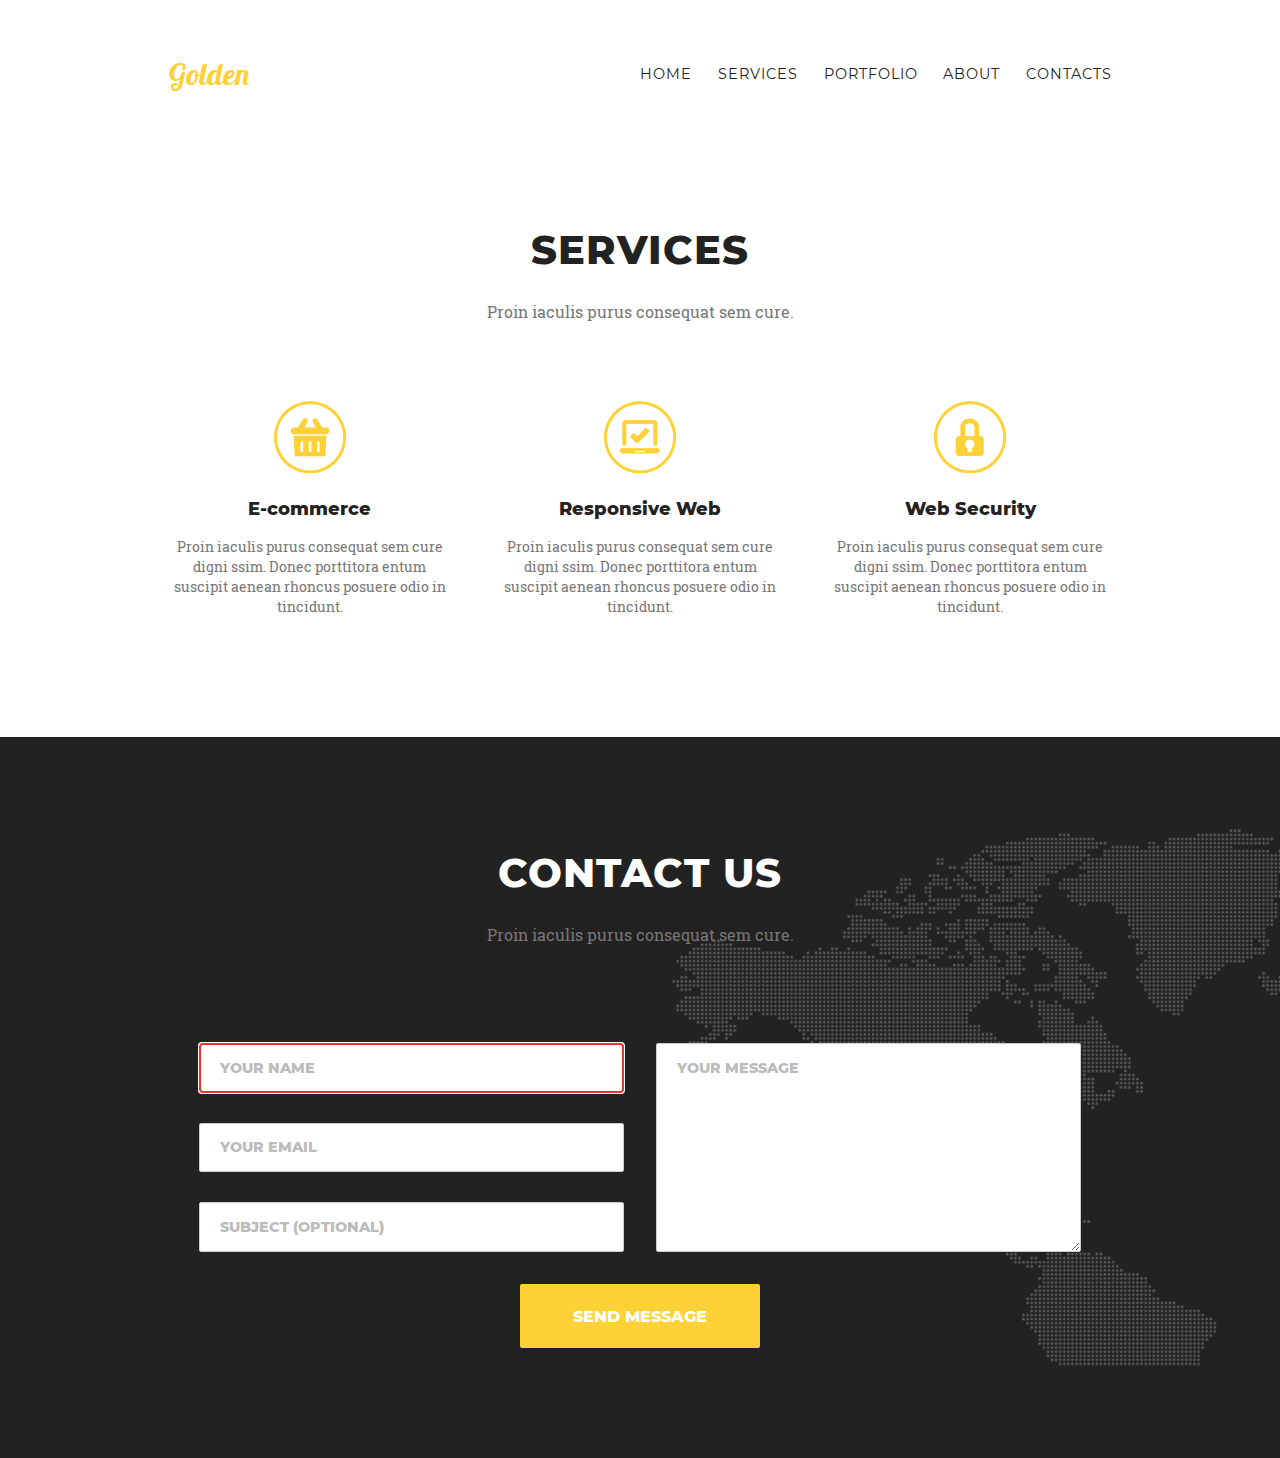
<file: html-css/module-07/index.html>
<!DOCTYPE html>
<html lang="en">

<head>
  <link rel="stylesheet" href="css/style.css">
  <meta charset="UTF-8">
  <meta name="viewport" content="width=device-width, initial-scale=1.0">
  <meta http-equiv="X-UA-Compatible" content="ie=edge">
  <title>Homework-module-07</title>
</head>

<body>
  <div class="wrapper">
    <div class="container">
      <header class="page-header">
        <nav class="site-nav">
          <a href="#" class="logo">Golden</a>
          <ul class="menu">
            <li>
              <a href="#" class="menu-link">home</a>
            </li>
            <li>
              <a href="#" class="menu-link">services</a>
            </li>
            <li>
              <a href="#" class="menu-link">portfolio</a>
            </li>
            <li>
              <a href="#" class="menu-link">about</a>
            </li>
            <li>
              <a href="#" class="menu-link">contacts</a>
            </li>
          </ul>
        </nav>
      </header>
    </div>
  </div>
  <main>
    <div class="wrapper-services">
      <div class="container">
        <section class="services">
          <h1 class="section-title">Services</h1>
          <p class="section-descr">Proin iaculis purus consequat sem cure.</p>
          <div class="service-list">
            <div class="section-item">
              <img class="section-icon" src="img/icon-basket.png" alt="icon">
              <h2 class="service-title">E-commerce</h2>
              <p class="service-descr">Proin iaculis purus consequat sem cure digni ssim. Donec porttitora entum suscipit aenean rhoncus posuere odio
                in tincidunt.
              </p>
            </div>
            <div class="section-item">
              <img class="section-icon" src="img/icon-laptop.png" alt="icon">
              <h2 class="service-title">Responsive Web</h2>
              <p class="service-descr">Proin iaculis purus consequat sem cure digni ssim. Donec porttitora entum suscipit aenean rhoncus posuere odio
                in tincidunt.
              </p>
            </div>
            <div class="section-item">
              <img class="section-icon" src="img/icon-lock.png" alt="icon">
              <h2 class="service-title">Web Security</h2>
              <p class="service-descr">Proin iaculis purus consequat sem cure digni ssim. Donec porttitora entum suscipit aenean rhoncus posuere odio
                in tincidunt.
              </p>
            </div>
          </div>
        </section>
      </div>
    </div>

    <div class="wrapper-contact">
      <div class="container">
        <section class="contact">
          <h1 class="contact-title">Contact us</h1>
          <p class="contact-descr">Proin iaculis purus consequat sem cure.</p>
          <form class="form" action="#" method="POST">
            <div class="inputs">
              <div class="fields-left">
                <input class="field" type="text" placeholder="your name" autofocus name="user_name" required autocomplete="off">
                <input class="field" type="email" placeholder="your Email" name="user_email" required autocomplete="off">
                <input class="field" type="text" placeholder="subject (optional)" name="subject">
              </div>
              <textarea class="message" rows="5" cols="45" placeholder="your message" name="user_message" required></textarea>
            </div>
            <button class="button" type="submit">send message</button>
          </form>
        </section>
      </div>
    </div>
    
  </main>

</body>

</html>
</file>
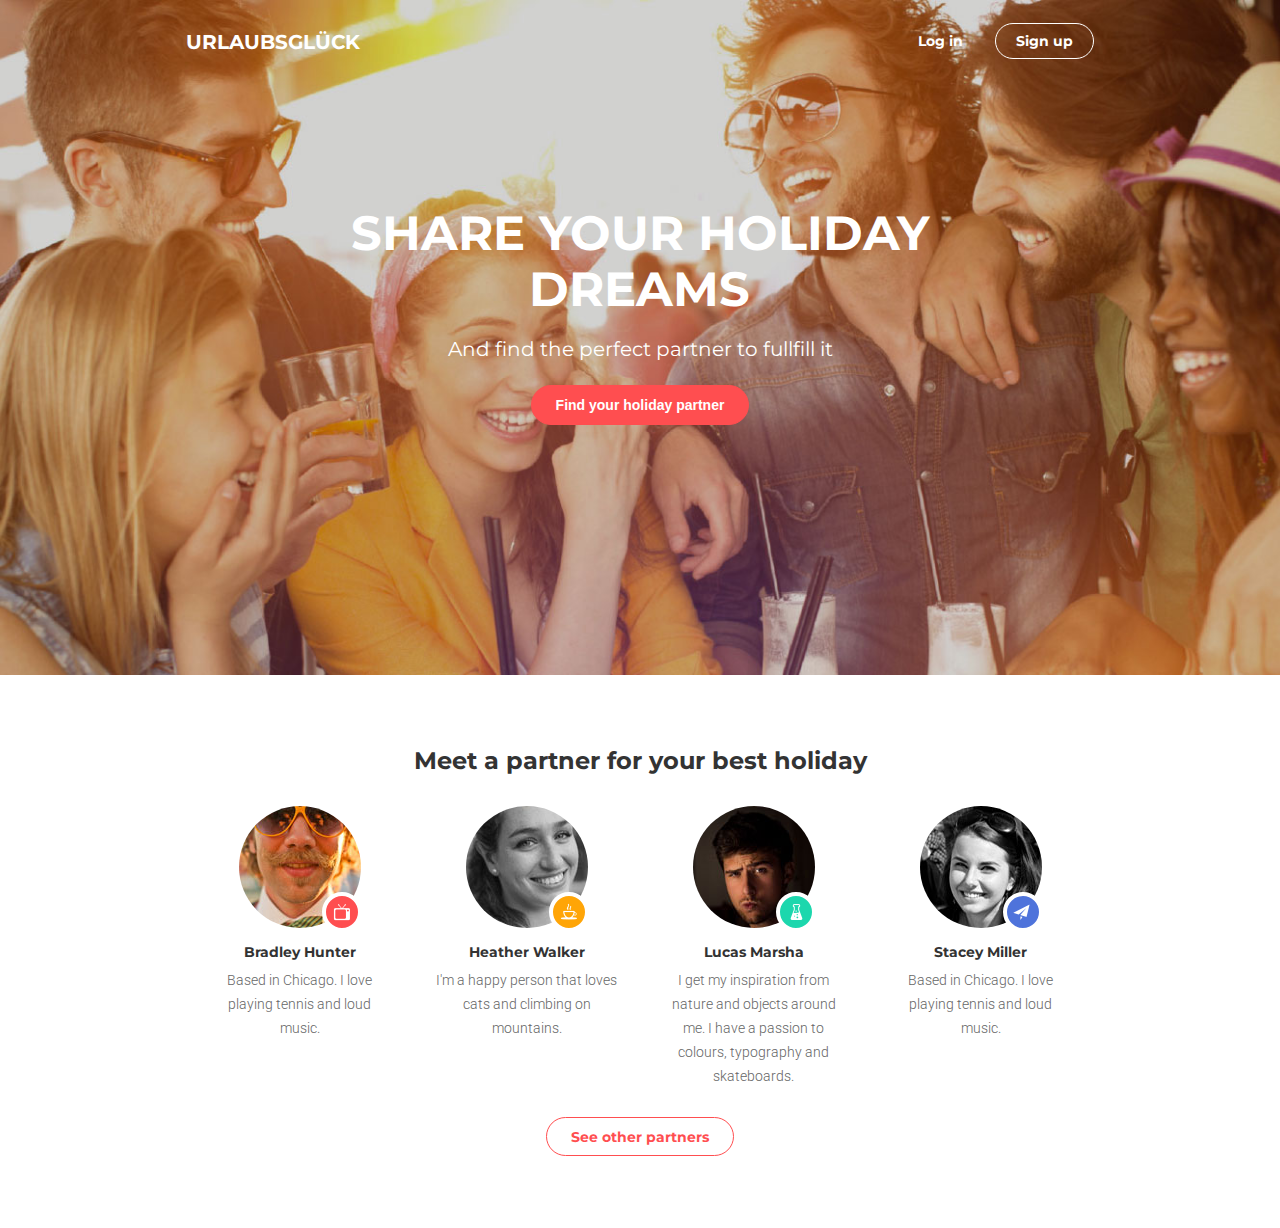
<file: html-css/module-08/index.html>
<!DOCTYPE html>
<html lang="en">

<head>
  <link href="https://fonts.googleapis.com/css?family=Roboto:300,400" rel="stylesheet">
  <link href="https://fonts.googleapis.com/css?family=Montserrat:400,700" rel="stylesheet">
  <link rel="stylesheet" href="css/style.css">
  <meta charset="UTF-8">
  <meta name="viewport" content="width=device-width, initial-scale=1.0">
  <meta http-equiv="X-UA-Compatible" content="ie=edge">
  <title>Homework-module-08</title>
</head>

<body>
  <div class="wrapper">
    <div class="container">
      <header class="page-header">
        <div class="header-controls">
          <a href="index.html" class="logo">URLAUBSGLÜCK</a>
          <ul class="menu">
            <li class="menu-item">
              <a href="#" class="link">Log in</a>
            </li>
            <li class="menu-item">
              <a href="#" class="link-sign">Sign up</a>
            </li>
          </ul>
        </div>
        <h1 class="banner-title">Share your holiday dreams</h1>
        <p class="banner-text">And find the perfect partner to fullfill it</p>
        <button class="banner-btn">Find your holiday partner</button>
      </header>
    </div>
  </div>
  <main>
    <div class="section-wrapper">
      <div class="container">
        <section class="partners">
          <h2 class="section-title">Meet a partner for your best holiday</h2>
          <ul class="partners-list">
            <li class="item">
              <div class="picture">
                <img src="img/photo1.jpg" alt="partner" class="photo">
                <div class="circle-1 circle">
                  <img src="img/icon-tv.png" alt="icon" class="icon">
                </div>
              </div>
              <h3 class="partner-name">Bradley Hunter</h3>
              <p class="partner-descr">Based in Chicago. I love playing tennis and loud music.</p>
            </li>

            <li class="item">
              <div class="picture">
                <img src="img/photo2.jpg" alt="partner" class="photo">
                <div class="circle-2 circle">
                  <img src="img/icon-coffee.png" alt="icon" class="icon">
                </div>
              </div>
              <h3 class="partner-name">Heather Walker</h3>
              <p class="partner-descr">I'm a happy person that loves cats and climbing on mountains.</p>
            </li>

            <li class="item">
              <div class="picture">
                <img src="img/photo3.jpg" alt="partner" class="photo">
                <div class="circle-3 circle">
                  <img src="img/icon-chem.png" alt="icon" class="icon">
                </div>
              </div>
              <h3 class="partner-name">Lucas Marsha</h3>
              <p class="partner-descr">I get my inspiration from nature and objects around me. I have a passion to colours, typography and skateboards.</p>
            </li>

            <li class="item">
              <div class="picture">
                <img src="img/photo4.jpg" alt="partner" class="photo">
                <div class="circle-4 circle">
                  <img src="img/icon-send.png" alt="icon" class="icon">
                </div>
              </div>
              <h3 class="partner-name">Stacey Miller</h3>
              <p class="partner-descr">Based in Chicago. I love playing tennis and loud music.</p>
            </li>
          </ul>
          <button class="see-more">See other partners</button>
        </section>
      </div>
    </div>
  </main>

</body>

</html>
</file>
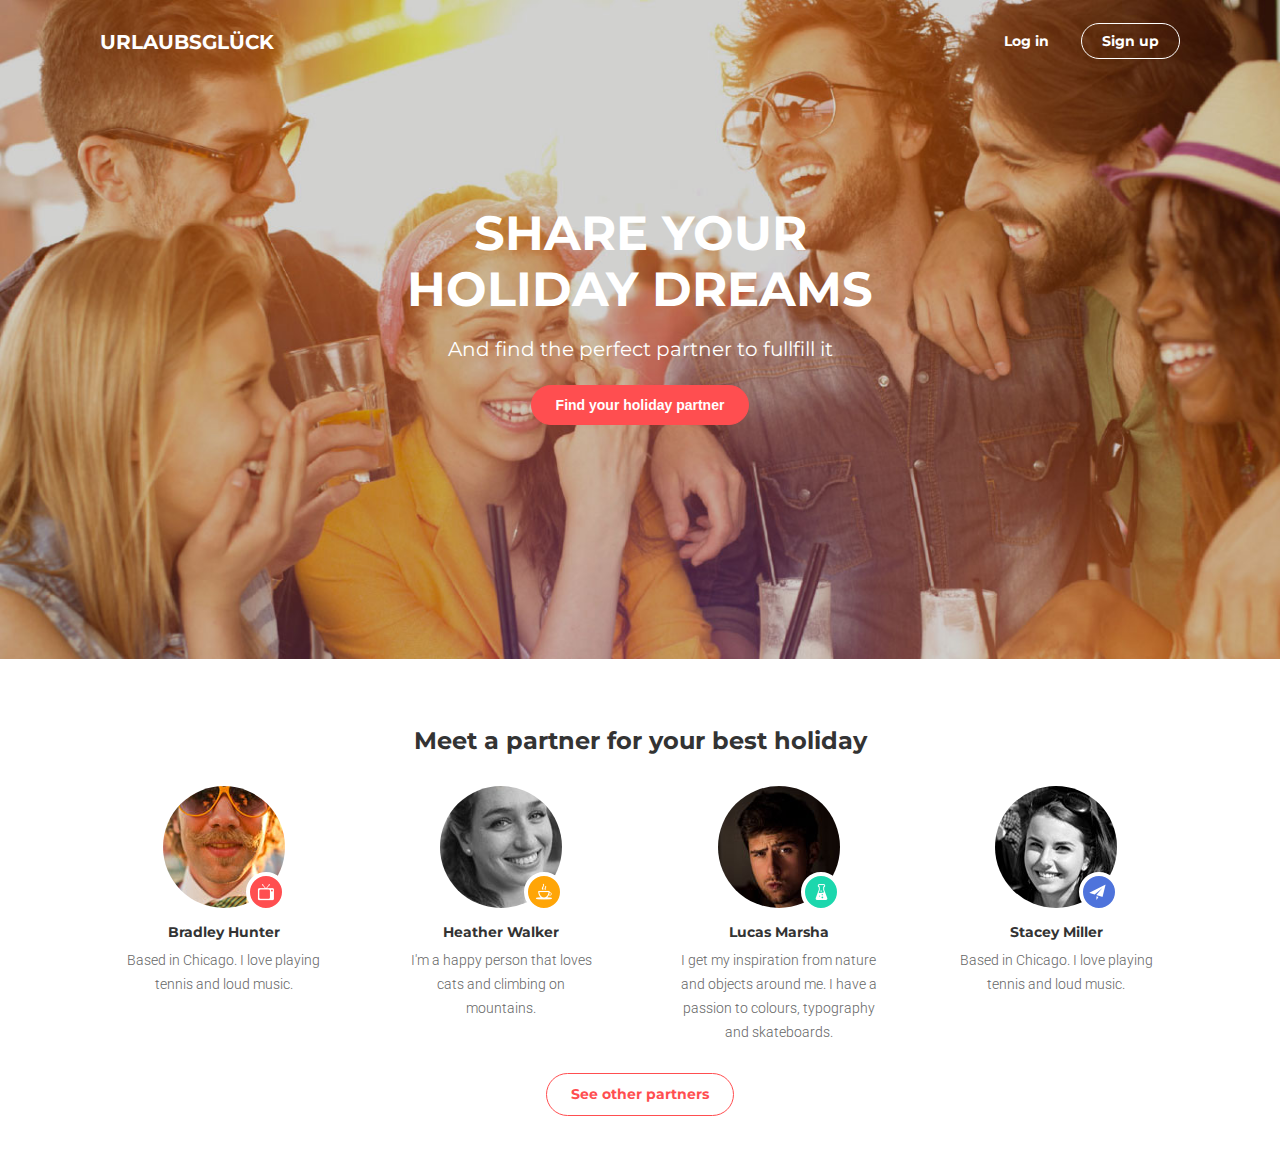
<file: html-css/module-09/index.html>
<!DOCTYPE html>
<html lang="en">

<head>
  <link rel="stylesheet" href="css/reset.css">
  <link rel="stylesheet" href="css/bootstrap-grid.css">
  <link href="https://fonts.googleapis.com/css?family=Roboto:300,400" rel="stylesheet">
  <link href="https://fonts.googleapis.com/css?family=Montserrat:400,700" rel="stylesheet">
  <link rel="stylesheet" href="css/style.css">
  <meta charset="UTF-8">
  <meta name="viewport" content="width=device-width, initial-scale=1.0">
  <meta http-equiv="X-UA-Compatible" content="ie=edge">
  <title>Homework-module-09</title>
</head>

<body>
  <div class="wrapper">
    <div class="bg-image">
      <div class="container ">
        <div class="row banner">
          <div class="col-12">
            <header class="page-header">
              <div class="header-controls">
                <div class="col-12 col-sm-6">
                  <a href="index.html" class="logo">URLAUBSGLÜCK</a>
                </div>
                <div class="col-12 col-sm-6">
                  <ul class="menu">
                    <li class="menu-item">
                      <a href="#" class="link">Log in</a>
                    </li>
                    <li class="menu-item">
                      <a href="#" class="link-sign">Sign up</a>
                    </li>
                  </ul>
                </div>
              </div>
              <div class="row justify-content-center">
                <div class="col-12 col-md-10 col-lg-6">
                  <h1 class="banner-title">Share your holiday dreams</h1>
                  <p class="banner-text">And find the perfect partner to fullfill it</p>
                  <button class="banner-btn">Find your holiday partner</button>
                </div>
              </div>
            </header>
          </div>
        </div>
      </div>
    </div>
    <div class="container">
      <div class="row partners-items">
        <div class="col-12">
          <section class="partners">
            <div class="row row-title">
              <div class="col-12">
                <h2 class="section-title">Meet a partner for your best holiday</h2>
              </div>
            </div>
            <div class="col-12">
              <div class="row">
                <div class="col-12 col-md-6 col-lg-3">
                  <div class="item">
                    <div class="picture">
                      <img src="img/photo1.jpg" alt="partner" class="photo">
                      <div class="circle-1 circle">
                        <img src="img/icon-tv.png" alt="icon" class="icon">
                      </div>
                    </div>
                    <h3 class="partner-name">Bradley Hunter</h3>
                    <p class="partner-descr">Based in Chicago. I love playing tennis and loud music.</p>
                  </div>
                </div>
                <div class="col-12 col-md-6 col-lg-3">
                  <div class="item">
                    <div class="picture">
                      <img src="img/photo2.jpg" alt="partner" class="photo">
                      <div class="circle-2 circle">
                        <img src="img/icon-coffee.png" alt="icon" class="icon">
                      </div>
                    </div>
                    <h3 class="partner-name">Heather Walker</h3>
                    <p class="partner-descr">I'm a happy person that loves cats and climbing on mountains.</p>
                  </div>
                </div>
                <div class="col-12 col-md-6 col-lg-3">
                  <div class="item">
                    <div class="picture">
                      <img src="img/photo3.jpg" alt="partner" class="photo">
                      <div class="circle-3 circle">
                        <img src="img/icon-chem.png" alt="icon" class="icon">
                      </div>
                    </div>
                    <h3 class="partner-name">Lucas Marsha</h3>
                    <p class="partner-descr">I get my inspiration from nature and objects around me. I have a passion to colours, typography and skateboards.</p>
                  </div>
                </div>
                <div class="col-12 col-md-6 col-lg-3">
                  <div class="item">
                    <div class="picture">
                      <img src="img/photo4.jpg" alt="partner" class="photo">
                      <div class="circle-4 circle">
                        <img src="img/icon-send.png" alt="icon" class="icon">
                      </div>
                    </div>
                    <h3 class="partner-name">Stacey Miller</h3>
                    <p class="partner-descr">Based in Chicago. I love playing tennis and loud music.</p>
                  </div>
                </div>
              </div>
            </div>
          </section>
        </div>
      </div>
      <div class="col-12">
        <div class="row justify-content-center row-button">
          <div class="col-12 col-md-4">
            <button class="see-more">See other partners</button>
          </div>
        </div>
      </div>
    </div>
  </div>

</body>

</html>
</file>
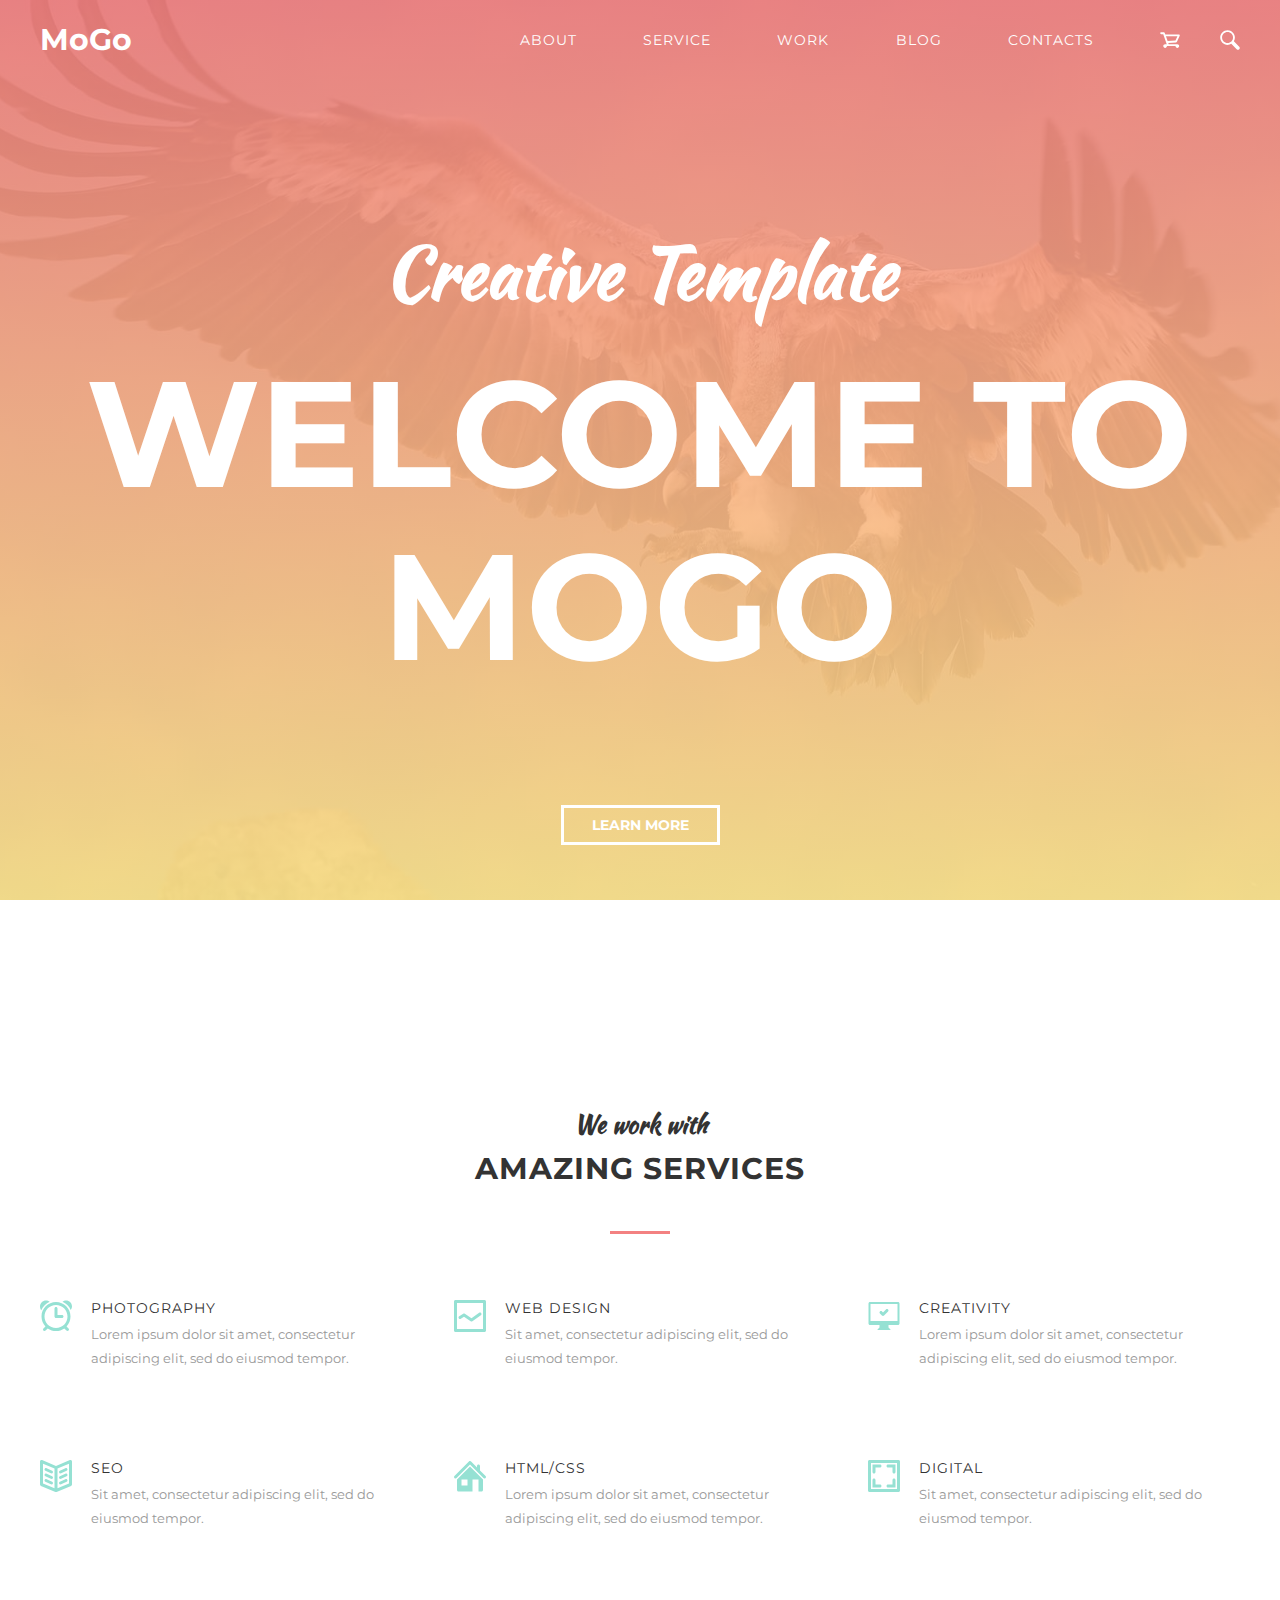
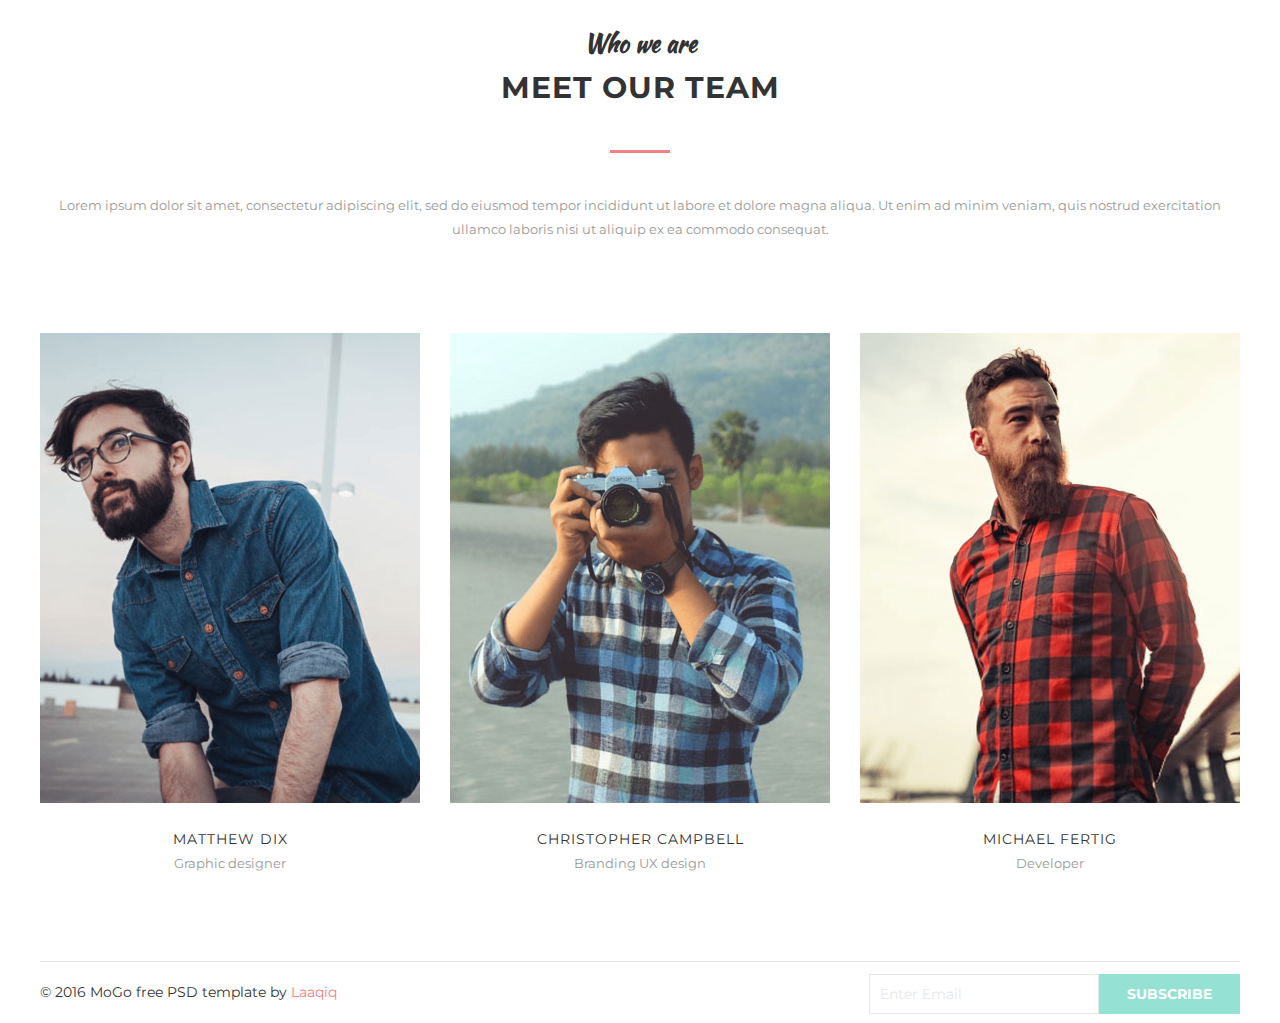
<file: html-css/module-10/index.html>
<!DOCTYPE html>
<html lang="en">

<head>
    <link href="https://fonts.googleapis.com/css?family=Kaushan+Script|Montserrat:300,300i,400,400i,500,500i,600,600i,700,700i,800,800i,900,900i"
        rel="stylesheet">
    <link rel="stylesheet" href="css/style.css">
    <meta charset="UTF-8">
    <meta name="viewport" content="width=device-width, initial-scale=1.0">
    <meta http-equiv="X-UA-Compatible" content="ie=edge">
    <title>Homework-module-10</title>
</head>

<body>
    <div class="wrapper">
        <div class="container">
            <header class="page-header">
                <nav class="site-nav">
                    <a href="#" class="logo">MoGo</a>
                    <div class="menu">
                        <a href="#" class="menu__link">about</a>
                        <a href="#" class="menu__link">service</a>
                        <a href="#" class="menu__link">work</a>
                        <a href="#" class="menu__link">blog</a>
                        <a href="#" class="menu__link">contacts</a>
                        <div class="header-icon-set">
                            <a href="#">
                                <svg class="header-icon" width="24px" height="24px">
                                    <use href="img/symbol-defs.svg#icon-cart"></use>
                                </svg>
                            </a>
                            <a href="#">
                                <svg class="header-icon" width="24px" height="24px">
                                    <use href="img/symbol-defs.svg#icon-search"></use>
                                </svg>
                            </a>
                        </div>
                    </div>
                </nav>
                <h2 class="title title--banner">Creative Template</h2>
                <h2 class="subtitle subtitle--banner">Welcome to MoGo</h2>
                <button class="btn btn--stroke">Learn more</button>
            </header>
        </div>
    </div>
    <div class="section-wrapper">
        <div class="container">
            <main>
                <section class="section services">
                    <h2 class="title title--section">We work with</h2>
                    <h2 class="subtitle subtitle--section">Amazing Services</h2>
                    <ul class="list list--services">
                        <li class="service__item">
                            <svg class="service__icon" width="32px" height="32px">
                                <use href="img/symbol-defs.svg#icon-alarm"></use>
                            </svg>
                            <div class="service__item-info">
                                <h3 class="item-title item-title--service">Photography</h3>
                                <p class="item-descr item-descr--service">Lorem ipsum dolor sit amet, consectetur adipiscing elit, sed do eiusmod tempor.</p>
                            </div>
                        </li>

                        <li class="service__item">
                            <svg class="service__icon" width="32px" height="32px">
                                <use href="img/symbol-defs.svg#icon-graph"></use>
                            </svg>
                            <div class="service__item-info">
                                <h3 class="item-title item-title--service">Web design</h3>
                                <p class="item-descr item-descr--service">Sit amet, consectetur adipiscing elit, sed do eiusmod tempor.</p>
                            </div>
                        </li>

                        <li class="service__item">
                            <svg class="service__icon" width="32px" height="32px">
                                <use href="img/symbol-defs.svg#icon-computer"></use>
                            </svg>
                            <div class="service__item-info">
                                <h3 class="item-title item-title--service">creativity</h3>
                                <p class="item-descr item-descr--service">Lorem ipsum dolor sit amet, consectetur adipiscing elit, sed do eiusmod tempor.</p>
                            </div>
                        </li>

                        <li class="service__item">
                            <svg class="service__icon" width="32px" height="32px">
                                <use href="img/symbol-defs.svg#icon-book"></use>
                            </svg>
                            <div class="service__item-info">
                                <h3 class="item-title item-title--service">Seo</h3>
                                <p class="item-descr item-descr--service">Sit amet, consectetur adipiscing elit, sed do eiusmod tempor.</p>
                            </div>
                        </li>

                        <li class="service__item">
                            <svg class="service__icon" width="32px" height="32px">
                                <use href="img/symbol-defs.svg#icon-home"></use>
                            </svg>
                            <div class="service__item-info">
                                <h3 class="item-title item-title--service">html/css</h3>
                                <p class="item-descr item-descr--service">Lorem ipsum dolor sit amet, consectetur adipiscing elit, sed do eiusmod tempor.</p>
                            </div>
                        </li>

                        <li class="service__item">
                            <svg class="service__icon" width="32px" height="32px">
                                <use href="img/symbol-defs.svg#icon-image"></use>
                            </svg>
                            <div class="service__item-info">
                                <h3 class="item-title item-title--service">Digital</h3>
                                <p class="item-descr item-descr--service">Sit amet, consectetur adipiscing elit, sed do eiusmod tempor.</p>
                            </div>
                        </li>
                    </ul>
                </section>
                <section class="team">
                    <h2 class="title title--section">Who we are</h2>
                    <h2 class="subtitle subtitle--section">meet our team</h2>
                    <p class="item-descr item-descr--team-section">Lorem ipsum dolor sit amet, consectetur adipiscing elit, sed do eiusmod tempor incididunt ut labore et
                        dolore magna aliqua. Ut enim ad minim veniam, quis nostrud exercitation ullamco laboris nisi ut aliquip
                        ex ea commodo consequat. </p>
                    <ul class="list team">
                        <li class="team__card">
                            <div class="team__card-img-group">
                                <img class="team__card-img" srcset="img/photo-1-min.png 380w, img/photo-1@2x-min.png 760w" src="img/photo-1-min.png" alt="photo">
                                <div class="team__card-hover">
                                        <div class="icon-container">
                                            <a href="#" class="social-icon__bg">
                                                <svg class="social-icon" width="32px" height="32px">
                                                    <use href="img/symbol-defs.svg#icon-facebook"></use>
                                                </svg>
                                            </a>
                                            <a href="#" class="social-icon__bg">
                                                <svg class="social-icon" width="32px" height="32px">
                                                    <use href="img/symbol-defs.svg#icon-twitter"></use>
                                                </svg>
                                            </a>
                                            <a href="#" class="social-icon__bg">
                                                <svg class="social-icon" width="32px" height="32px">
                                                    <use href="img/symbol-defs.svg#icon-pinterest"></use>
                                                </svg>
                                            </a>
                                            <a href="#" class="social-icon__bg">
                                                <svg class="social-icon" width="32px" height="32px">
                                                    <use href="img/symbol-defs.svg#icon-instagram"></use>
                                                </svg>
                                            </a>
                                        </div>
                                    </div>
                            </div>
                            <h3 class="item-title item-title--team">Matthew Dix</h3>
                            <p class="item-descr item-descr--team">Graphic designer</p>
                        </li>
                        <li class="team__card">
                            <div class="team__card-img-group">
                                <img class="team__card-img" srcset="img/photo-2-min.png 380w, img/photo-2@2x-min.png 760w" src="img/photo-2-min.png" alt="photo">
                                <div class="team__card-hover">
                                    <div class="icon-container">
                                        <a href="#" class="social-icon__bg">
                                            <svg class="social-icon" width="32px" height="32px">
                                                <use href="img/symbol-defs.svg#icon-facebook"></use>
                                            </svg>
                                        </a>
                                        <a href="#" class="social-icon__bg">
                                            <svg class="social-icon" width="32px" height="32px">
                                                <use href="img/symbol-defs.svg#icon-twitter"></use>
                                            </svg>
                                        </a>
                                        <a href="#" class="social-icon__bg">
                                            <svg class="social-icon" width="32px" height="32px">
                                                <use href="img/symbol-defs.svg#icon-pinterest"></use>
                                            </svg>
                                        </a>
                                        <a href="#" class="social-icon__bg">
                                            <svg class="social-icon" width="32px" height="32px">
                                                <use href="img/symbol-defs.svg#icon-instagram"></use>
                                            </svg>
                                        </a>
                                    </div>
                                </div>
                            </div>
                            <h3 class="item-title item-title--team">Christopher Campbell</h3>
                            <p class="item-descr item-descr--team">Branding UX design</p>
                        </li>
                        <li class="team__card">
                            <div class="team__card-img-group">
                                <img class="team__card-img" srcset="img/photo-3-min.png 380w, img/photo-3@2x-min.png 760w" src="img/photo-3-min.png" alt="photo">
                                <div class="team__card-hover">
                                        <div class="icon-container">
                                            <a href="#" class="social-icon__bg">
                                                <svg class="social-icon" width="32px" height="32px">
                                                    <use href="img/symbol-defs.svg#icon-facebook"></use>
                                                </svg>
                                            </a>
                                            <a href="#" class="social-icon__bg">
                                                <svg class="social-icon" width="32px" height="32px">
                                                    <use href="img/symbol-defs.svg#icon-twitter"></use>
                                                </svg>
                                            </a>
                                            <a href="#" class="social-icon__bg">
                                                <svg class="social-icon" width="32px" height="32px">
                                                    <use href="img/symbol-defs.svg#icon-pinterest"></use>
                                                </svg>
                                            </a>
                                            <a href="#" class="social-icon__bg">
                                                <svg class="social-icon" width="32px" height="32px">
                                                    <use href="img/symbol-defs.svg#icon-instagram"></use>
                                                </svg>
                                            </a>
                                        </div>
                                    </div>
                            </div>
                            <h3 class="item-title item-title--team">Michael Fertig </h3>
                            <p class="item-descr item-descr--team">Developer</p>
                        </li>
                    </ul>
                </section>

            </main>

        </div>
    </div>
    <div class="section-wrapper">
        <div class="container">
            <footer>
                <div class="list footer">
                    <p class="copyright">© 2016 MoGo free PSD template by
                        <a href="#" class="footer__link">Laaqiq</a>
                    </p>
                    <form class="subscription" action="#" method="get">
                        <input class="input" type="text" placeholder="Enter Email">
                        <input class="btn btn--solid" type="button" value="Subscribe">
                    </form>
                </div>
            </footer>
        </div>
    </div>
</body>

</html>
</file>
<file: html-css/module-03/css/style.css>
* {
  margin: 0%;
  padding: 0%;
  box-sizing: border-box;
}
.wrapper {
  background-color: #fff;
}
.menu {
  text-align: center;
  margin-top: 72px;
  margin-bottom: 96px;
}
.menu-item {
  display: inline-block;
  font-family: "Playfair Display", serif;
  font-style: initial;
  text-transform: uppercase;
  font-size: 14px;
  margin-right: 100px;
  color: #626262;
}
.menu-item:last-child {
  margin-right: 0;
}
.container {
  width: 900px;
  margin: auto;
  font-size: 0;
}
.article {
  display: inline-block;
  width: 420px;
  margin-right: 60px;
  margin-bottom: 120px;
}
.article:nth-child(2n) {
  margin-right: 0;
}

.category {
  font-family: "Ubuntu", sans-serif;
  font-style: light;
  text-transform: uppercase;
  font-size: 14px;
  margin-top: 32px;
  margin-bottom: 20px;
  color: #b4ad9e;
}
.h2 {
  font-family: "Playfair Display", serif;
  font-style: initial;
  font-size: 30px;
  color: #626262;
  margin-bottom: 28px;
}
.text {
  font-family: "Playfair Display", serif;
  font-style: initial;
  font-size: 14px;
  line-height: 24px;
  color: #626262;
}
.button {
  cursor: pointer;
  display: block;
  margin: auto;
  width: 164px;
  height: 60px;
  background-color: #fff;
  outline: none;
  border: 1px solid #626262;
  margin-bottom: 68px;
}
.btn-text {
  font-family: "Playfair Display", serif;
  font-style: initial;
  font-size: 20px;
  color: #626262;
}
a:link {
  text-decoration: none;
}
a:visited {
  text-decoration: none;
  color: none;
}
a:active {
  text-decoration: none;
}
a:hover {
  color: #03a9f4;
}
</file>
<file: html-css/module-04/css/style.css>
* {
  margin: 0%;
  padding: 0%;
  box-sizing: border-box;
}
*::after {
  box-sizing: inherit;
}
.clearfix::after {
  display: table;
  content: '';
  clear: both;
}
.wrapper {
  padding: 40px 0 80px;
  background-color: #fff;
}
.container {
  width: 1110px;
  margin: 0 auto;
}
.page-header {
   margin-bottom: 100px;
}
.logo {
  float: left;
  font-family: "roboto", serif;
  text-transform: uppercase;
  color: #555252;
  font-size: 30px;
  line-height: 42px;

}
.logo::first-letter {
  font-weight: 900;
  color: #1abc9c;
}
ul {
  list-style: none;
}
a {
   text-decoration: none;
}
.menu {
  float: right;
}
.menu-item {
  float: left;
  margin-right: 30px;
}
.menu-link {
  display: block;
  font-family: "roboto", serif;
  font-size: 14px;
  line-height: 42px;
  font-weight: 800;
  text-transform: uppercase;
  color: #0f0101;
}
.menu-link:hover {
  color: #1abc9c;
}
.menu-item:last-child {
  margin-right: 0;
}


.section-title {
  font-family: "roboto", serif;
  color: #555252;
  font-size: 48px;
  font-weight: 900;
  line-height: 60px;
  text-align: center;
  text-transform: uppercase;
  margin-bottom: 92px;
  }
.section-title::after {
  display: block;
  content: '';
  height: 7px;
  width: 164px;
  background-color: #1abc9c;
  margin: 0 auto;
  margin-top: 32px;

}
.products {
  margin-bottom: 100px;
}
.product-item {
  width: 255px;
  background-color: #E9F0FD;
  float: left;
  margin-right: 30px;
  margin-bottom: 30px;
}
.product-item:nth-last-child(-n+4) {
  margin-bottom: 0;
}
.product-item:nth-child(4n) {
  margin-right: 0;
}
.product-info {
font-size: 0;
}
.product-name {
  display: inline-block;
  padding-left: 14px;
  font-family: "roboto", serif;
  color: #fff;
  font-size: 18px;
  font-weight: 900;
  line-height: 40px;
  text-decoration: none;
  text-transform: uppercase;
  width: 201px;
  background-color: #323232;
}
.price {
  display: inline-block;
  font-family: "roboto", serif;
  color: #fff;
  font-size: 18px;
  font-weight: 900;
  line-height: 40px;
  text-align: center;
  text-decoration: none;
  text-transform: uppercase;
  width: 54px;
  background-color: #8d8d8d;
}
.product-item:hover .product-name {
  background-color: #1abc9c;
}
.product-item:hover .price {
  background-color: #93d7c9;
}
.article {
  width: 350px;
  float: left;
  margin-right: 30px;
}
.article:last-child {
  margin-right: 0;
}
.picture {
margin-bottom: 14px;
}
.sub-title {
  font-family: "roboto", serif;
  color: #555252;
  font-size: 18px;
  font-weight: 600;
  line-height: 26px;
  text-decoration: none; 
  margin-bottom: 30px; 
}
.sub-title::after {
  display: block;
  content: '';  
  height: 3px;
  width: 136px;
  background-color: #4EC6AB;
  margin-top: 12px;
}
.text {
  font-family: "roboto", serif;
  color: #555252;
  font-size: 14px;
  line-height: 26px;
  text-decoration: none;
  margin-bottom: 20px; 
}
.btn {
  display: inline-block;
  padding: 16px 40px;
  font-family: "roboto", serif;
  color: #fff;
  font-size: 16px;
  line-height: 51x;
  text-decoration: none;
  height: 51px;
  width: 160px;
  background-color: #4EC6AB;
  border-radius: 3px;
}
</file>
<file: html-css/module-05/css/style.css>
* {
  margin: 0%;
  padding: 0%;
  box-sizing: border-box;
}
*::after {
  box-sizing: inherit;
}
.clearfix::after {
  display: table;
  content: '';
  clear: both;
}
.wrapper {
background-color: #e9f0fd;  
}
.container {
  margin: 0 auto;
}
.header-bg {
  background-color: #fff;
}
.page-header {
  width: 1110px;
  margin: 0 auto;
  padding-top: 25px;
  padding-bottom: 25px;
}
.logo {
  float: left;
  font-family: "roboto", serif;
  text-transform: uppercase;
  color: #555252;
  font-size: 30px;
  line-height: 40px;

}
.logo::first-letter {
  font-weight: 900;
  color: #1abc9c;
}
ul {
  list-style: none;
}
a {
   text-decoration: none;
}
.menu {
  float: right;
}
.menu-item {
  float: left;
  margin-right: 30px;
}
.menu-link {
  display: block;
  font-family: "roboto", serif;
  font-size: 14px;
  line-height: 40px;
  font-weight: 800;
  text-transform: uppercase;
  color: #0f0101;
}
.menu-link:hover {
  color: #1abc9c;
}
.menu-item:last-child {
  margin-right: 0;
}
.slider-bg {
  background-image: linear-gradient(to right, rgba(0, 0, 0, 0.5), rgba(0, 0, 0, 0.5)), url('../img/background.jpg');
  background-repeat: no-repeat;
  background-size: cover;
  background-position: center;
}
.slider {
  font-size: 0;
  position: relative;
  width: 1110px;
  min-height: 600px;
  margin: auto;
}
.slider-nav {
  position: absolute;
  border: none;
  display: inline-block;
  height: 104px;
  width: 104px;
  background-color: rgba(26, 188, 156, 0.65);
  font-size: 40px;
  color: #fff;
  top: 50%;
  transform: translate(0%, -50%);
  z-index: 1;
  cursor: pointer;
}
.slider-nav:hover {
  background-color: rgb(26, 188, 156);
}
.nav-prev {
  left: 0;
}
.nav-next {
  right: 0;
}
.slides {
  margin: 0 auto;
  padding: 0;
}
.slide-img {
  display: block;
  width: 100%;
  object-fit: cover;
}
<<<<<<< HEAD
.overlay {
  background-color: rgba(0, 0, 0, 0.6);
}
=======
>>>>>>> bd5bb162ff35c89e69ede8ceddfa9bfbfe3ce6aa
.slides-item {
  position: relative;
}
.slider-descr {
  position: absolute;
  left: 184px;
  top: 226px;
  width: 800px;
  font-family: "roboto", serif;
  text-transform: uppercase;
  color: #fff
}
.slider-title {
  display: inline-block;
  font-size: 60px;
  font-weight: 900;
  line-height: 80px;
}
.slider-text {
  display: inline-block;
  font-size: 24px;
  line-height: 40px;
  font-weight: 100;
}
.section-title {
  font-family: "roboto", serif;
  color: #555252;
  font-size: 48px;
  font-weight: 900;
  line-height: 60px;
  text-align: center;
  text-transform: uppercase;
  margin-bottom: 92px;
  }
.section-title::after {
  display: block;
  content: '';
  height: 7px;
  width: 164px;
  background-color: #1abc9c;
  margin: 0 auto;
  margin-top: 32px;
}
.products {
  width: 1110px;
  margin: 0 auto;
  padding-top: 100px;
  padding-bottom: 100px;
  background-color: #e9f0fd;
}
.product-item {
  position: relative;
  width: 255px;
  float: left;
  font-size: 0;
  margin-right: 30px;
  margin-bottom: 30px;
}
.product-item:nth-last-child(-n+4) {
  margin-bottom: 0;
}
.product-item:nth-child(4n) {
  margin-right: 0;
}
.product-name {
  display: inline-block;
  padding-left: 14px;
  font-family: "roboto", serif;
  color: #fff;
  font-size: 18px;
  font-weight: 900;
  line-height: 40px;
  text-decoration: none;
  text-transform: uppercase;
  width: 201px;
  background-color: #323232;
}
.price {
  display: inline-block;
  font-family: "roboto", serif;
  color: #fff;
  font-size: 18px;
  font-weight: 900;
  line-height: 40px;
  text-align: center;
  text-decoration: none;
  text-transform: uppercase;
  width: 54px;
  background-color: #8d8d8d;
}
.actions {
  background: rgba(0, 0, 0, 0.6);
  position: absolute;
  top: 0;
  left: 0;
  width: 100%;
  height: calc(100% - 40px);
  border: 10px solid rgba(255, 255, 255, 0.8);
  display: none;
}
.icon-container {
  position: absolute;
  top: 50%;
  left: 50%;
  transform: translate(-50%, -50%);
}
.icon {
margin-right: 8px;
width: 50px;
height: 50px;
border: 1px solid #fff;
background-color:  rgba(255, 255, 255, 0.0);
font-size: 20px;
color: #fff;
display: inline-block;
cursor: pointer;
}
.icon:nth-child(3n) {
margin-right: 0;
}
.icon:hover {
  background-color: #1abc9c;
  border: none;
}
.cart-button {
  margin-top: 6px;
  height: 50px;
  width: 166px;
  border: 1px solid #FFFFFF;
  background-color: #323232;
  cursor: pointer;
}
.cart-button-icon {
  margin-right: 8px;
  display: inline-block;
  font-size: 20px;
  line-height: 24px;
  vertical-align: center;
  color: #fff;
}
.btn-text {
  display: inline-block;
  text-transform: uppercase;
  font-family: "roboto", serif;
  font-size: 16px;
  line-height: 24px;
  vertical-align: center;
  color: #fff;
}
.cart-button:hover {
  border: none;
  background-color: #1abc9c;
}
.product-item:hover .product-name {
  background-color: #1abc9c;
}
.product-item:hover .price {
  background-color: #93d7c9;
}
.product-item:hover > .actions {
  display: block;
}
.footer {
    height: 88px;
    background-color: #323232;
    padding-top: 30px;
    padding-bottom: 30;
}
.text-footer {
  color: #FEFEFE;
  font-family: roboto;
  font-size: 16px;
  line-height: 28px;
  text-align: center;
}
.secondary-link {
  display: inline-block;
  color: #1abc9c;
  font-family: "roboto", serif;
  font-size: 16px;
  line-height: 28px;
  text-align: center;
}
.secondary-link:hover {
  color: #93d7c9;
}
</file>
<file: html-css/module-06/css/style.css>
@import "header.css";
@import "services.css";
@import "team.css";
@import "footer.css";

* {
  margin: 0%;
  padding: 0%;
  box-sizing: border-box;
}
*::after {
  box-sizing: border-box;
}
ul {
  list-style: none;
}
a {
  text-decoration: none;
  transition: all 0.2s linear;
}
img {
  display: block;
}
.container {
  margin: 0 auto;
  background-color: #fff;
  width: 1200px;
}
</file>
<file: html-css/module-07/css/style.css>
@import "fonts.css";
@import "header.css";
@import "services.css";
@import "contact.css";

html {
font-size: 16px;
}
* {
  margin: 0%;
  padding: 0%;
  box-sizing: border-box;
}
*::after {
  box-sizing: border-box;
}
ul {
  list-style: none;
}
a {
  text-decoration: none;
}
img {
  display: block;
}
button {
  border: none;
}
input {
  border: 0;
  width: 100%;
}
.container {
  width: 59rem;
  margin: 0 auto;
}
</file>
<file: html-css/module-09/css/style.css>
@import "banner.css";
@import "section.css";
</file>
<file: html-css/module-08/css/style.css>
@import "reset.css";
@import "container.css";
@import "banner.css";
@import "section.css";
</file>
<file: html-css/module-10/css/style.css>
@import "normalize.css";
@import "header.css";
@import "services.css";
@import "team.css";
@import "footer.css";

* {
  margin: 0%;
  padding: 0%;
  box-sizing: border-box;
}
*::after {
  box-sizing: border-box;
}
ul {
  list-style: none;
}
a {
  text-decoration: none;
  transition: all 0.2s linear;
}
img {
  display: block;
  max-width: 100%;
}
button {
  display: block;
}
.container {
  margin: 0 auto;
  width: 75rem;
}
</file>
